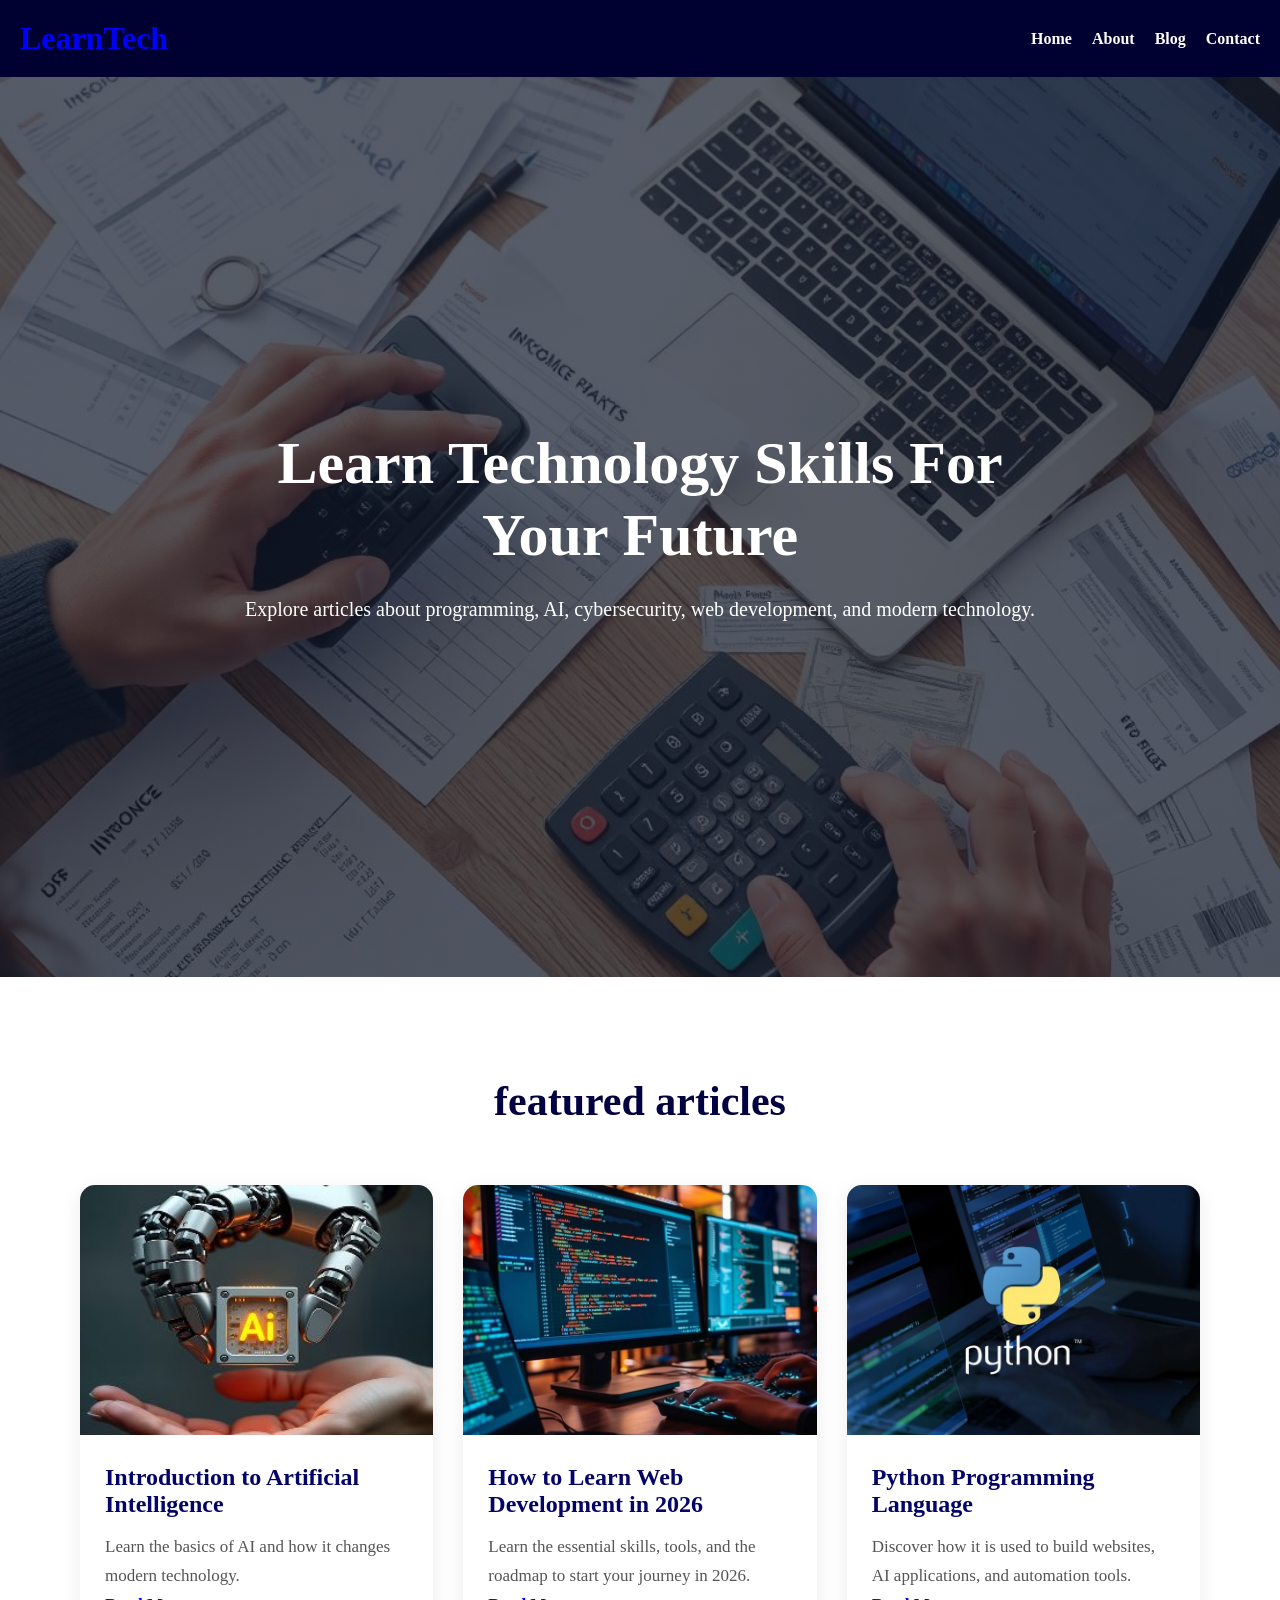
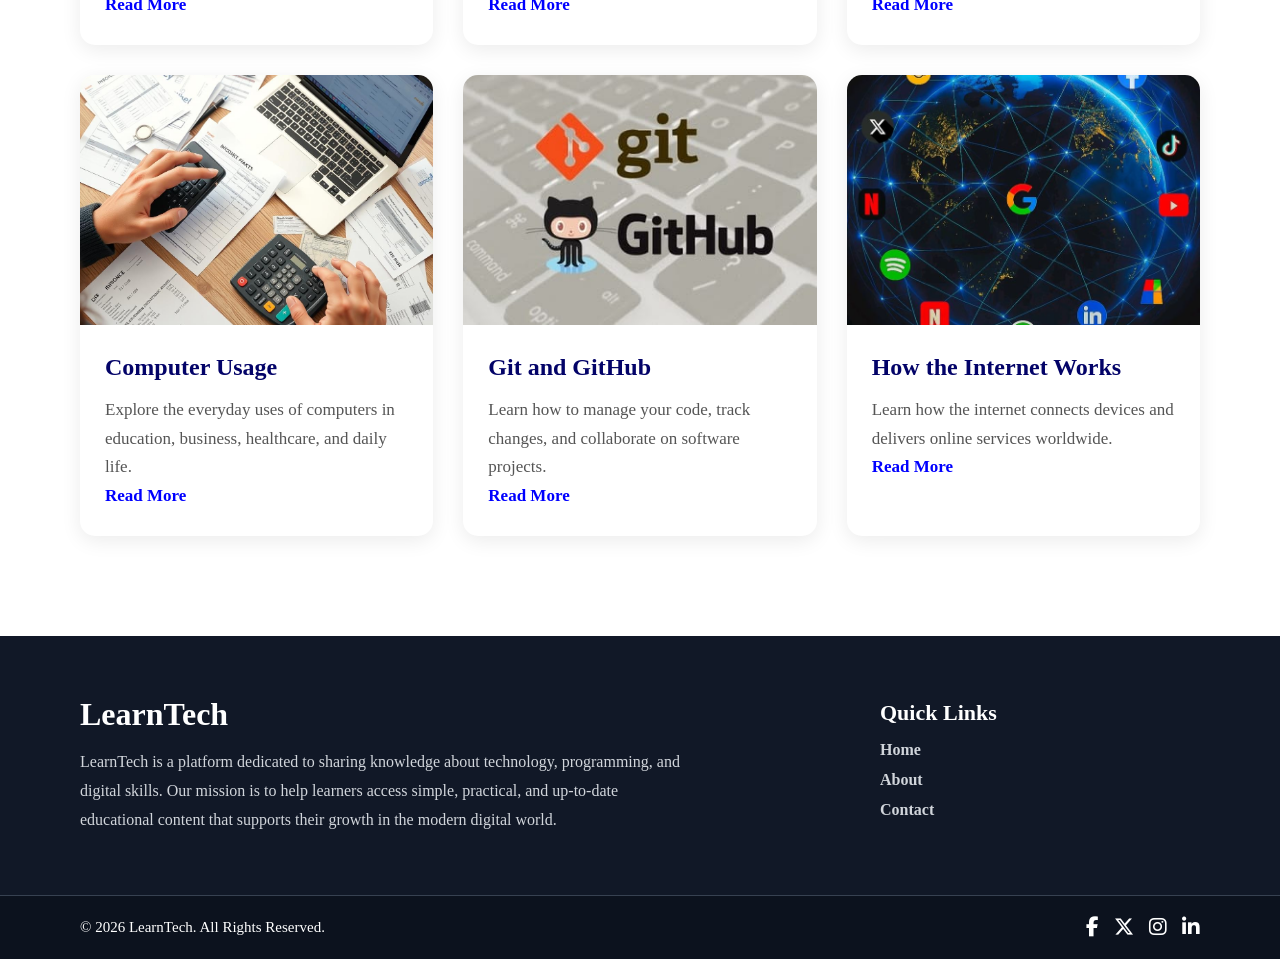
<file: index.html>
<!DOCTYPE html>
<html lang="en">
<head>
    <meta charset="UTF-8">
    <meta name="viewport" content="width=device-width, initial-scale=1.0">
    <title>Home</title>
    <link rel="stylesheet" href="./style.css">
    <link rel="stylesheet" href="https://cdnjs.cloudflare.com/ajax/libs/font-awesome/6.7.2/css/all.min.css">
</head>
<body>

    <header class="header">
        <nav class="nav-bar">
            <div class="logo">
                <h2>LearnTech</h2>
            </div>
            <div class="nav-links">
                <ul>
                    <li><a href="./index.html">Home</a></li>
                    <li><a href="./pages/about.html">About</a></li>
                    <li><a href="./pages/blog.html">Blog</a></li>
                    <li><a href="./pages/contact.html">Contact</a></li>
                </ul>
            </div>
        </nav>
    </header>


    <section class="hero">
        <div class="hero-content">
            <h2>Learn Technology Skills For Your Future</h2>
            <p>Explore articles about programming, AI, cybersecurity, web development, and modern technology.</p>
        </div>
    </section>

    <section class="featured">
        <div class="section-title">
            <h2>featured articles</h2>
        </div>
        <div class="card-container">
            <div class="card">
                <img src="../images/Ai.jpg" alt="Ai">
                <div class="card-content">
                <h3>Introduction to Artificial Intelligence</h3>
                <p>Learn the basics of AI and how it changes modern technology.</p>
                <p><a href="../Articles/into-to-artificial-intelligence.html">Read More</a></p>
                </div>
            </div> 

            <div class="card">
                <img src="../images/programming.jpg" alt="Ai">
                <div class="card-content">
                <h3>How to Learn Web Development in 2026</h3>
                <p>Learn the essential skills, tools, and the roadmap to start your  journey in 2026.</p>
                <p><a href="../Articles/how-to-learn-web-development-in-2026.html">Read More</a></p>
                </div>
            </div>

            <div class="card">
                <img src="../images/python programing language.jpg" alt="Ai">
                <div class="card-content">
                <h3>Python Programming Language</h3>
                <p>Discover how it is used to build websites, AI applications, and automation tools.</p>
                <p><a href="../Articles/python-programming-language.html">Read More</a></p>
                </div>
            </div>

            <div class="card">
                <img src="../images/com usage.jpg" alt="Ai">
                <div class="card-content">
                <h3>Computer Usage</h3>
                <p>Explore the everyday uses of computers in education, business, healthcare, and daily life.</p>
                <p><a href="../Articles/computer-usage.html">Read More</a></p>
                </div>
            </div>

            <div class="card">
                <img src="../images/git-github.jpg" alt="Ai">
                <div class="card-content">
                <h3>Git and GitHub</h3>
                <p>Learn how to manage your code, track changes, and collaborate on software projects.</p>
                <p><a href="../Articles/Git-and-GitHub.html">Read More</a></p>
                </div>
            </div>

            <div class="card">
                <img src="../images/internet.jpg" alt="Ai">
                <div class="card-content">
                <h3>How the Internet Works</h3>
                <p>Learn how the internet connects devices and delivers online services worldwide.</p>
                <p><a href="../Articles/how-internet-works.html">Read More</a></p>
                </div>
            </div>
            
        </div>
    </section>

 <section class="footer">
    <div class="description">
        <h2>LearnTech</h2>
        <p>
            LearnTech is a platform dedicated to sharing knowledge about
            technology, programming, and digital skills. Our mission is to
            help learners access simple, practical, and up-to-date educational
            content that supports their growth in the modern digital world.
        </p>
    </div>

    <div class="quick-links">
        <h3>Quick Links</h3>
        <ul>
            <li><a href="./index.html">Home</a></li>
            <li><a href="./pages/about.html">About</a></li>
            <li><a href="./pages/contact.html">Contact</a></li>
        </ul>
    </div>
</section>

<div class="footer-bottom">
    <p>© 2026 LearnTech. All Rights Reserved.</p>

    <div class="social-icons">
        <a href="https://www.facebook.com/share/1Cf3Up475o/"><i class="fa-brands fa-facebook-f"></i></a>
        <a href="https://x.com/AxmedXasan73296"><i class="fa-brands fa-x-twitter"></i></a>
        <a href="https://www.instagram.com/ahmedhassan.ali.33886?igsh=MXI5eDBrMzh6ZTVkNg=="><i class="fa-brands fa-instagram"></i></a>
        <a href="https://www.linkedin.com/in/axmed-xasan-296719392?utm_source=share_via&utm_content=profile&utm_medium=member_android"><i class="fa-brands fa-linkedin-in"></i></a>
    </div>
</div>

</body>
</html>
</file>
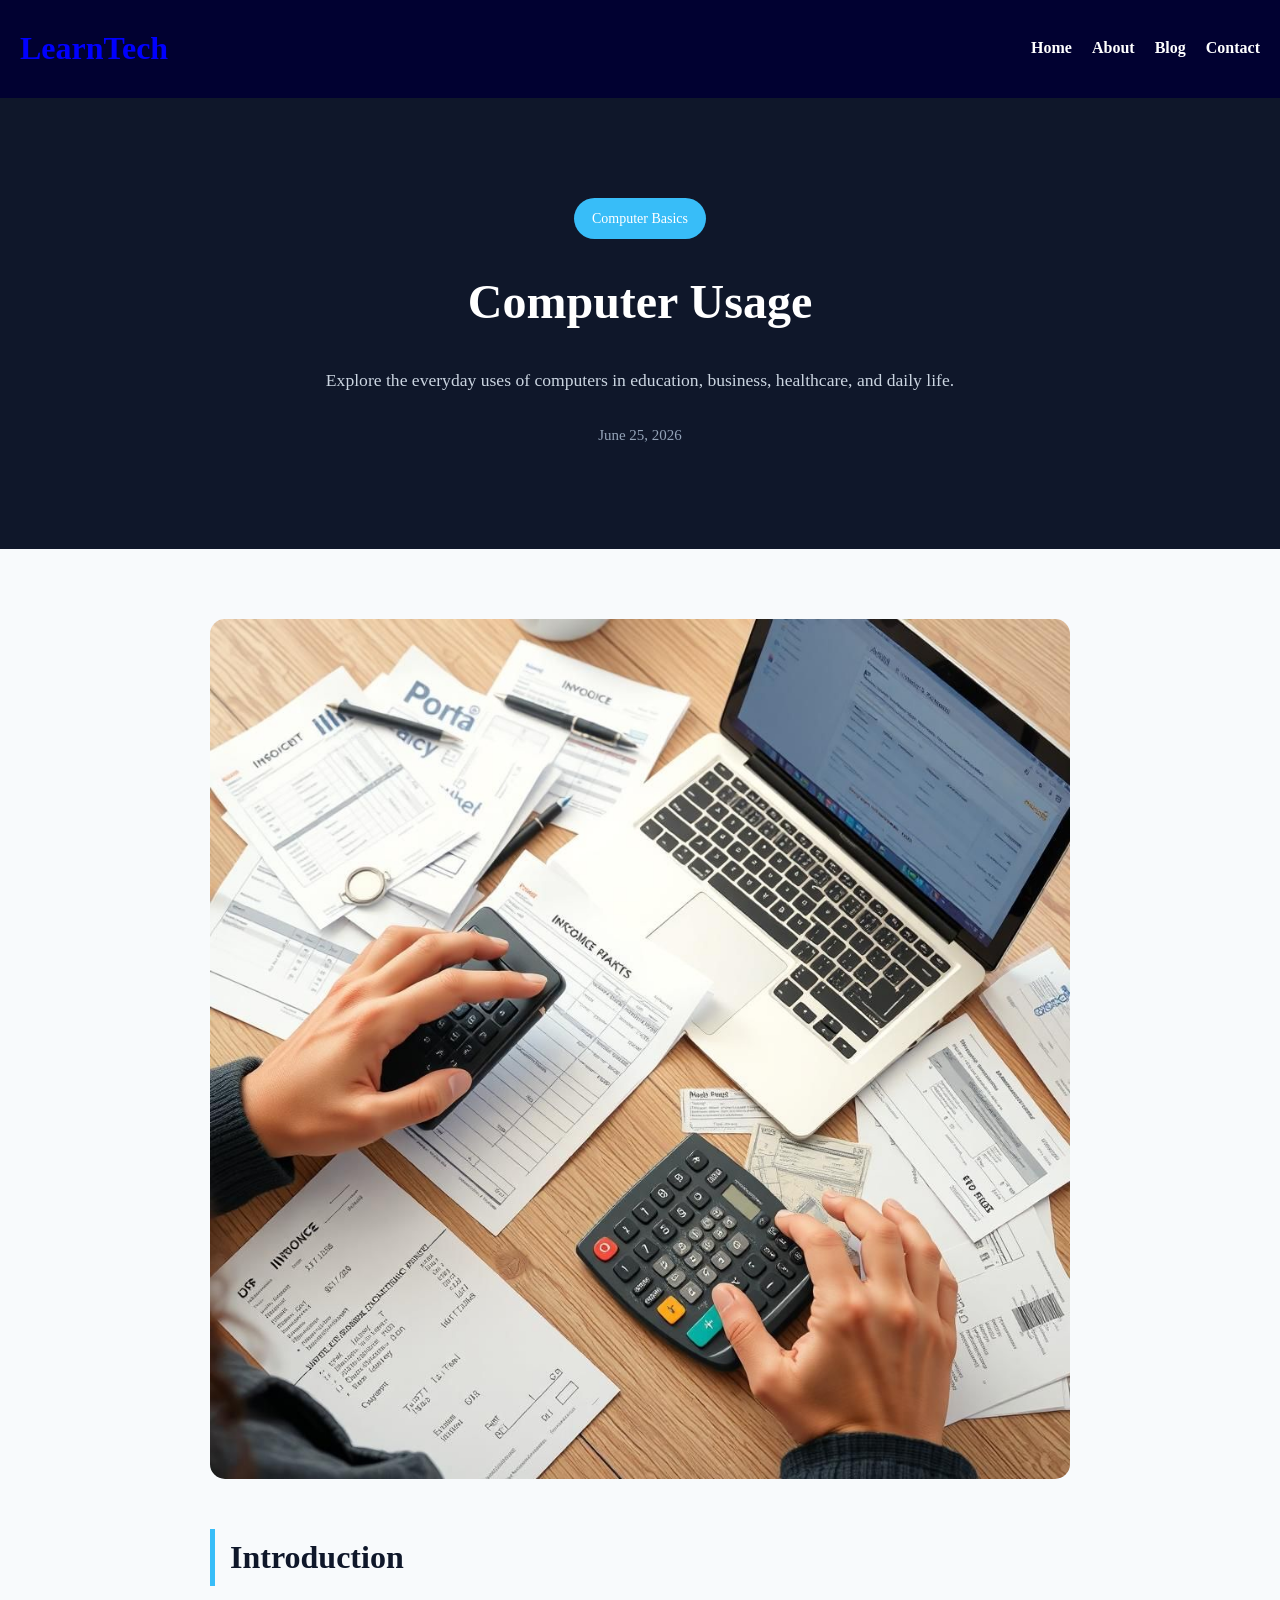
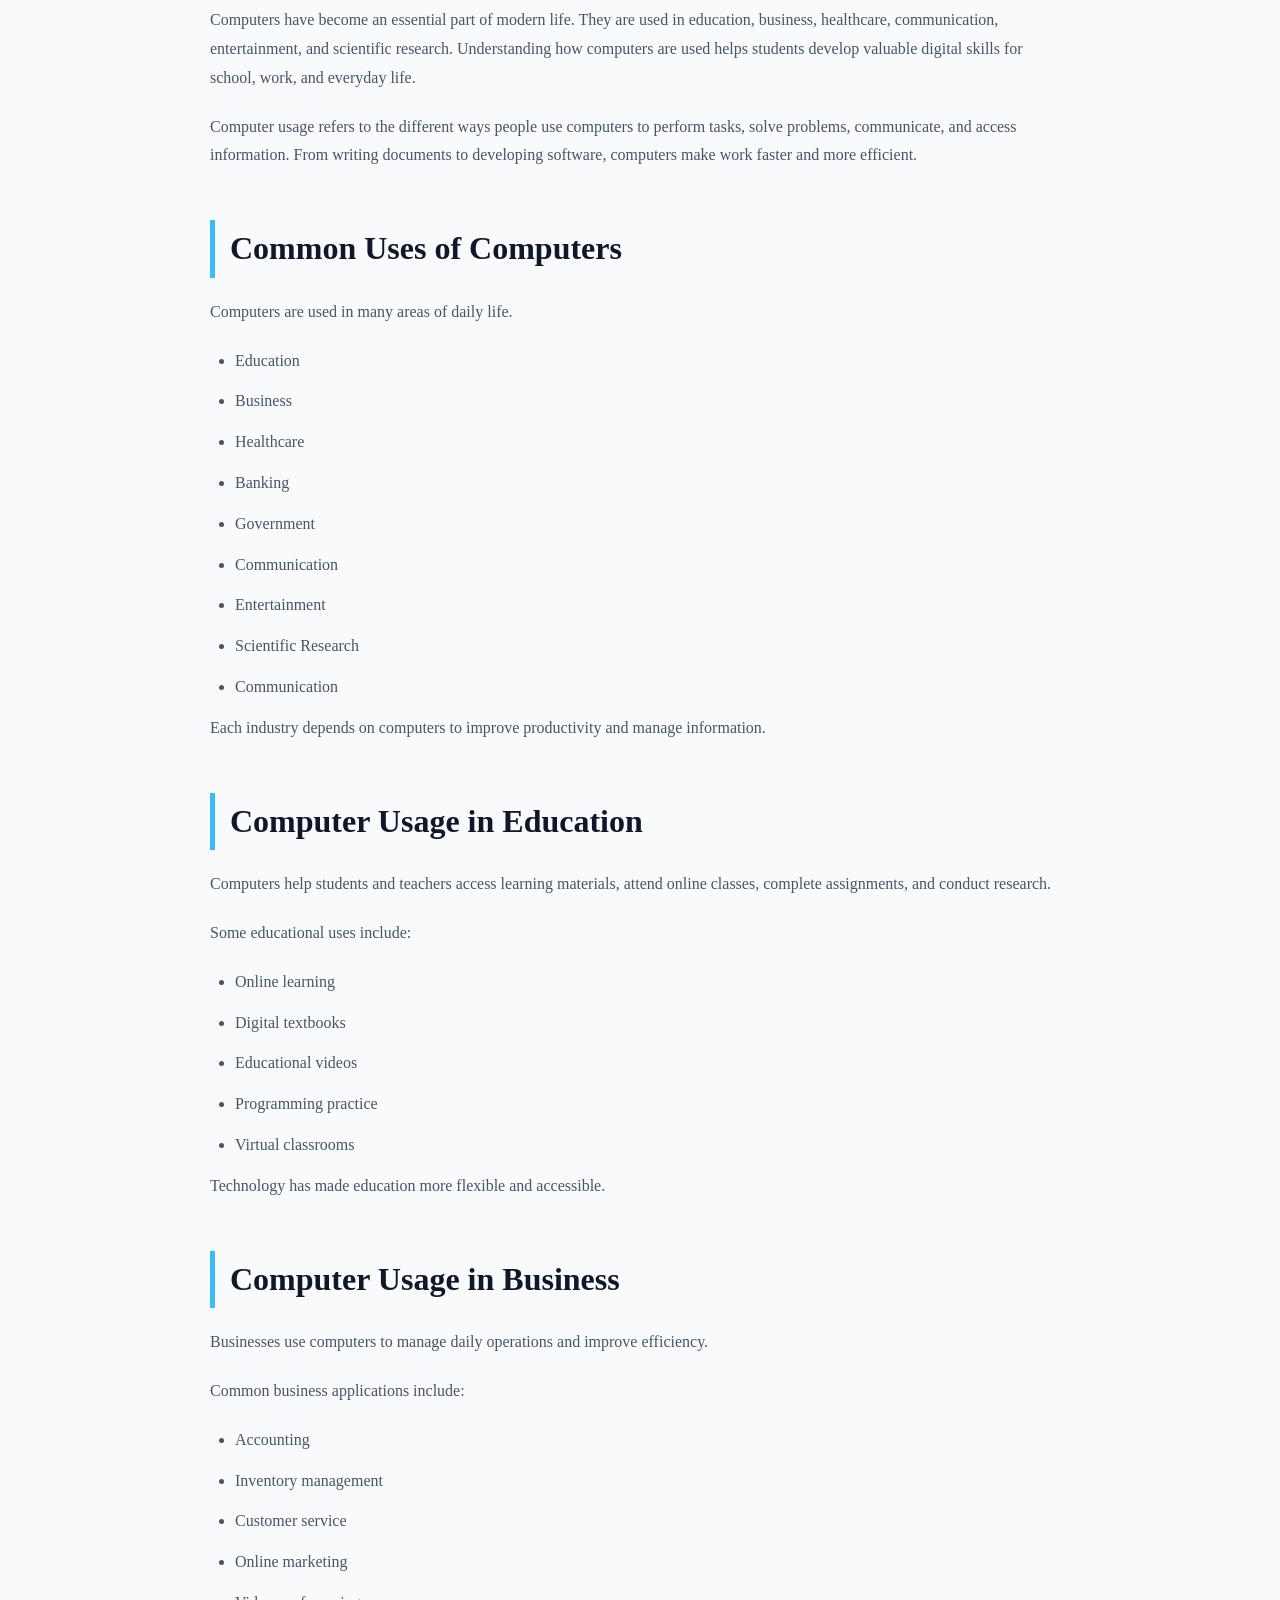
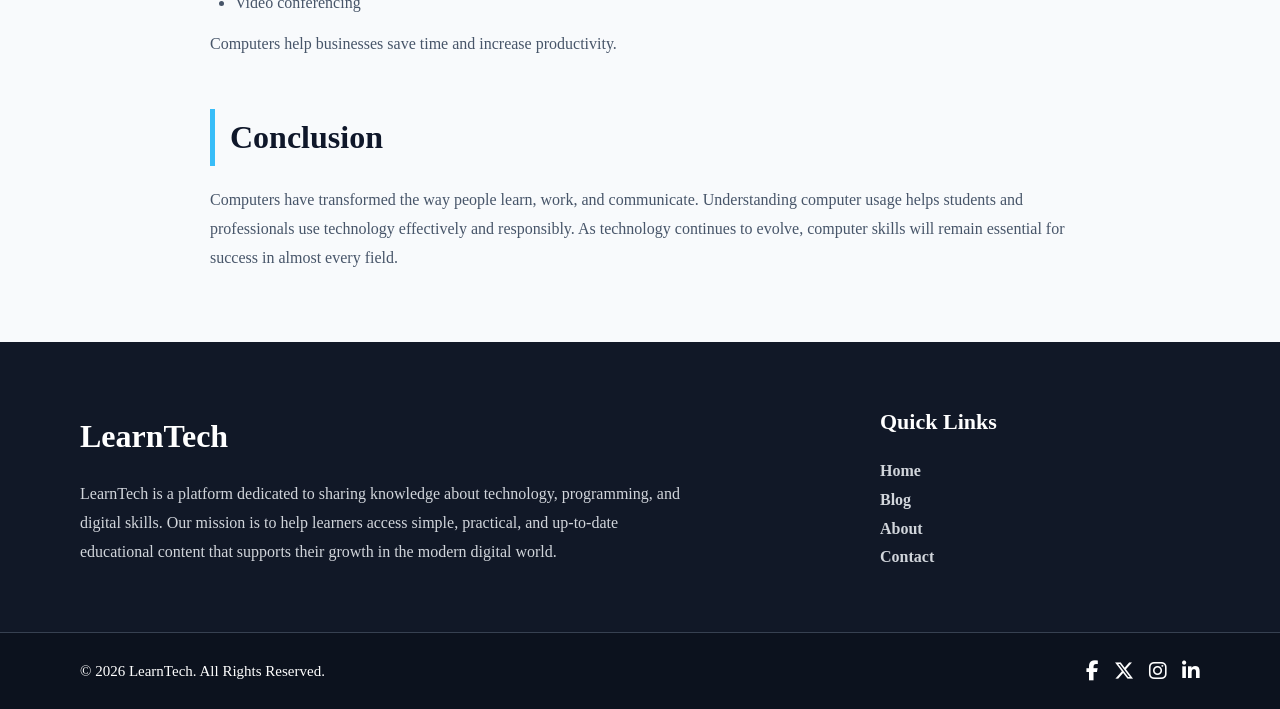
<file: Articles/computer-usage.html>
<!DOCTYPE html>
<html lang="en">
<head>

    <meta charset="UTF-8">
    <meta name="viewport" content="width=device-width, initial-scale=1.0">

    <title>Computer Usage | LearnTech</title>

    <link rel="stylesheet" href="./articles.css">
    <link rel="stylesheet" href="https://cdnjs.cloudflare.com/ajax/libs/font-awesome/6.7.2/css/all.min.css">
</head>

<body>

    <!-- Navbar -->

    <header class="header">
        <nav class="nav-bar">
            <div class="logo">
                <h2>LearnTech</h2>
            </div>
            <div class="nav-links">
                <ul>
                    <li><a href="../index.html">Home</a></li>
                    <li><a href="../pages/about.html">About</a></li>
                    <li><a href="../pages/blog.html">Blog</a></li>
                    <li><a href="../pages/contact.html">Contact</a></li>
                </ul>
            </div>
        </nav>
    </header>

    <!-- Hero -->

    <section class="hero">

        <div class="hero-content">

            <span class="category">Computer Basics</span>

            <h1>Computer Usage</h1>

            <p>
Explore the everyday uses of computers in education, business, healthcare, and daily life.             </p>

            <div class="article-meta">

                <span>June 25, 2026</span>

                <!-- <span>8 min read</span> -->

            </div>

        </div>

    </section>


    <!-- Main Article -->

    <main class="article">

        <img src="../images/com usage.jpg" alt="Artificial Intelligence">

        <section>

            <h2>Introduction</h2>

            <p>
Computers have become an essential part of modern life. They are used in education, business, healthcare, communication, entertainment, and scientific research. Understanding how computers are used helps students develop valuable digital skills for school, work, and everyday life.            <p>
Computer usage refers to the different ways people use computers to perform tasks, solve problems, communicate, and access information. From writing documents to developing software, computers make work faster and more efficient.
        </section>


        <section>

            <h2>Common Uses of Computers</h2>
            <p>Computers are used in many areas of daily life.</p>

            <ul>

                <li>Education</li>

                <li>Business</li>

                <li>Healthcare</li>

                <li>Banking</li>

                <li>Government</li>

                <li>Communication</li>

                <li>Entertainment</li>

                <li>Scientific Research</li>

                <li>Communication</li>

            </ul>
            <p>Each industry depends on computers to improve productivity and manage information.</p>

        </section>


        <section>

            <h2>Computer Usage in Education</h2>

            <p>
Computers help students and teachers access learning materials, attend online classes, complete assignments, and conduct research.            
            </p>
            <p>
                Some educational uses include:
            </p>

            <ul>

                <li>Online learning</li>

                <li>Digital textbooks</li>

                <li>Educational videos</li>

                <li>Programming practice</li>

                <li>Virtual classrooms</li>

            </ul>

            <p>
Technology has made education more flexible and accessible.            </p>

        </section>

        <section>

            <h2>Computer Usage in Business</h2>

            <p>
Businesses use computers to manage daily operations and improve efficiency.        
            </p>
            <p>
                Common business applications include:
            </p>

            <ul>

                <li>Accounting</li>

                <li>Inventory management</li>

                <li>Customer service</li>

                <li>Online marketing</li>

                <li>Video conferencing</li>

            </ul>

            <p>
               Computers help businesses save time and increase productivity.
            </p>

        </section>


        <section>

            <h2>Conclusion</h2>

            <p>
                Computers have transformed the way people learn, work, and communicate. Understanding computer usage helps students and professionals use technology effectively and responsibly. As technology continues to evolve, computer skills will remain essential for success in almost every field.
            </p>

        </section>

    </main>


    <!-- Footer -->

    <section class="footer">
    <div class="description">
        <h2>LearnTech</h2>
        <p>
            LearnTech is a platform dedicated to sharing knowledge about
            technology, programming, and digital skills. Our mission is to
            help learners access simple, practical, and up-to-date educational
            content that supports their growth in the modern digital world.
        </p>
    </div>

    <div class="quick-links">
        <h3>Quick Links</h3>
        <ul>
            <li><a href="../index.html">Home</a></li>
            <li><a href="../pages/blog.html">Blog</a></li>
            <li><a href="../pages/about.html">About</a></li>
            <li><a href="../pages/contact.html">Contact</a></li>
        </ul>
    </div>
</section>

<div class="footer-bottom">
    <p>© 2026 LearnTech. All Rights Reserved.</p>
    <div class="social-icons">
        <a href="https://www.facebook.com/share/1Cf3Up475o/"><i class="fa-brands fa-facebook-f"></i></a>
        <a href="https://x.com/AxmedXasan73296"><i class="fa-brands fa-x-twitter"></i></a>
        <a href="https://www.instagram.com/ahmedhassan.ali.33886?igsh=MXI5eDBrMzh6ZTVkNg=="><i class="fa-brands fa-instagram"></i></a>
        <a href="https://www.linkedin.com/in/axmed-xasan-296719392?utm_source=share_via&utm_content=profile&utm_medium=member_android"><i class="fa-brands fa-linkedin-in"></i></a>
    </div>
</div>


</body>
</html>
</file>
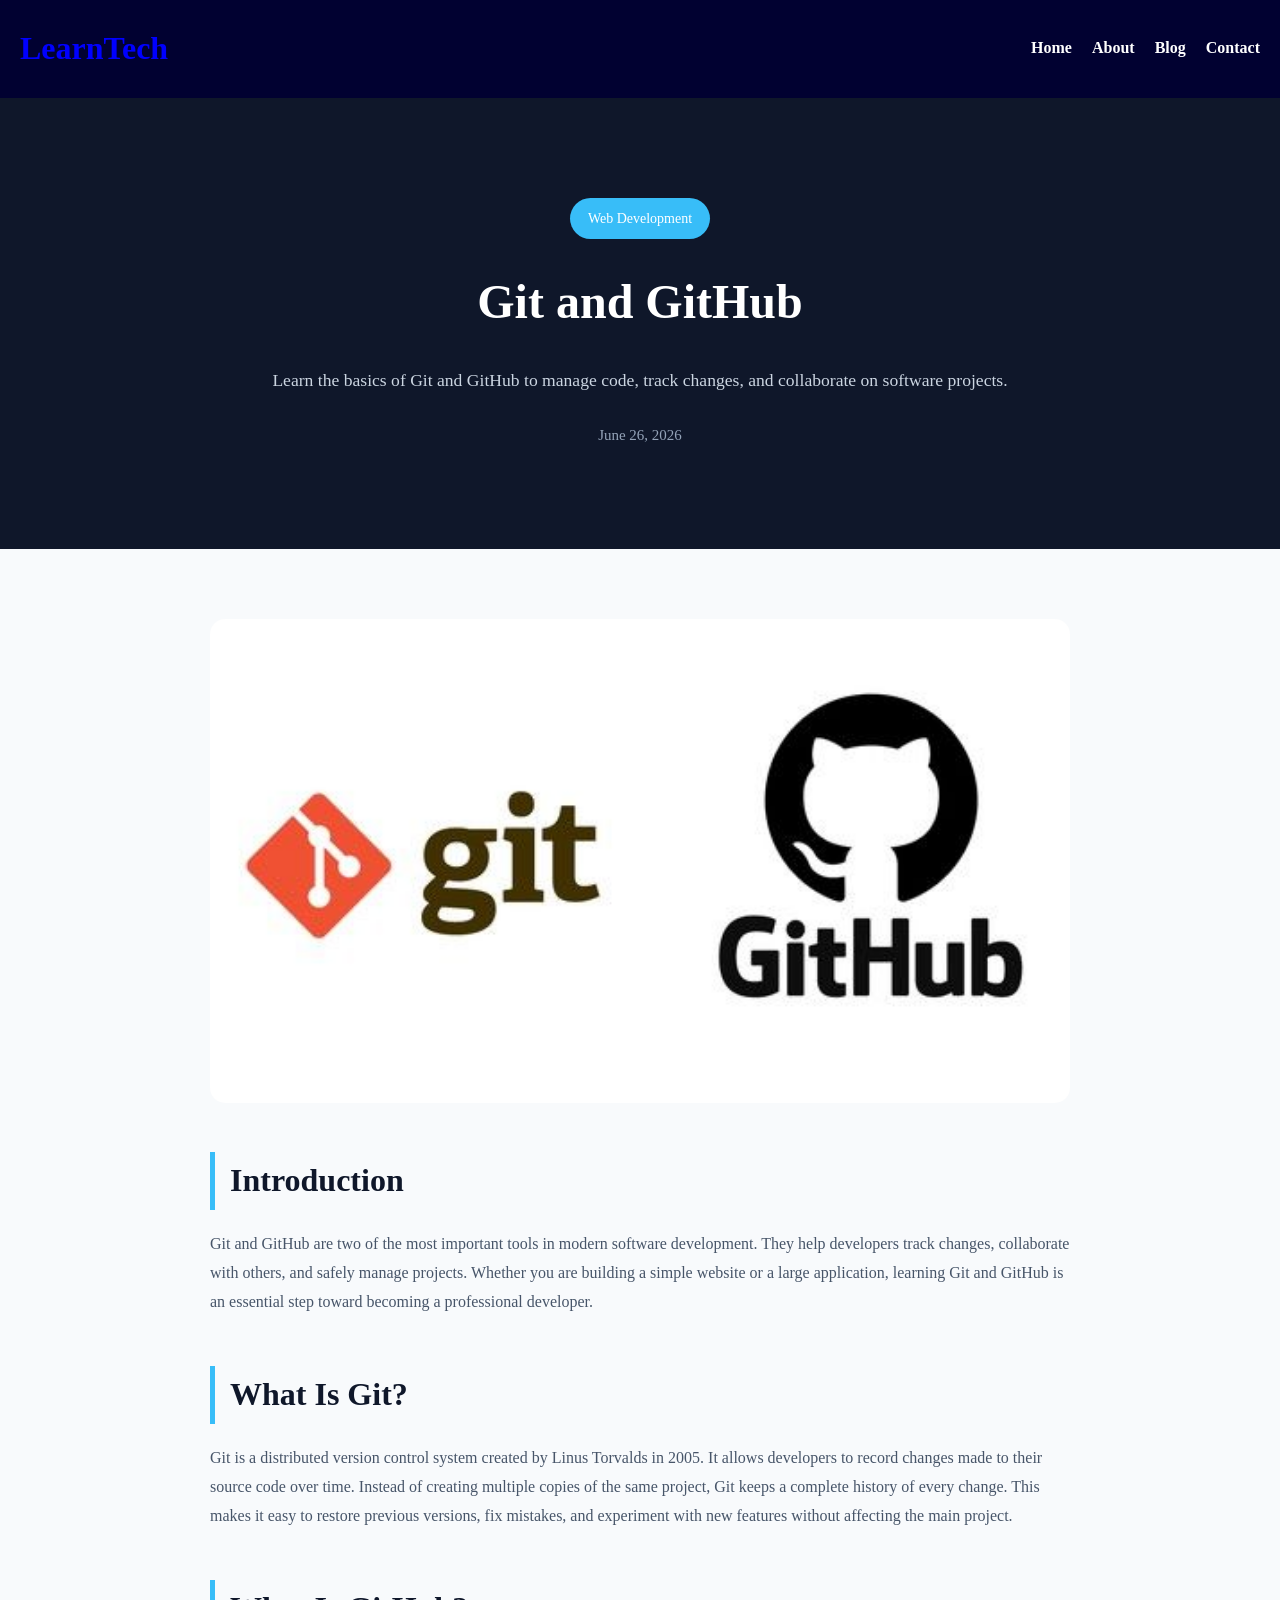
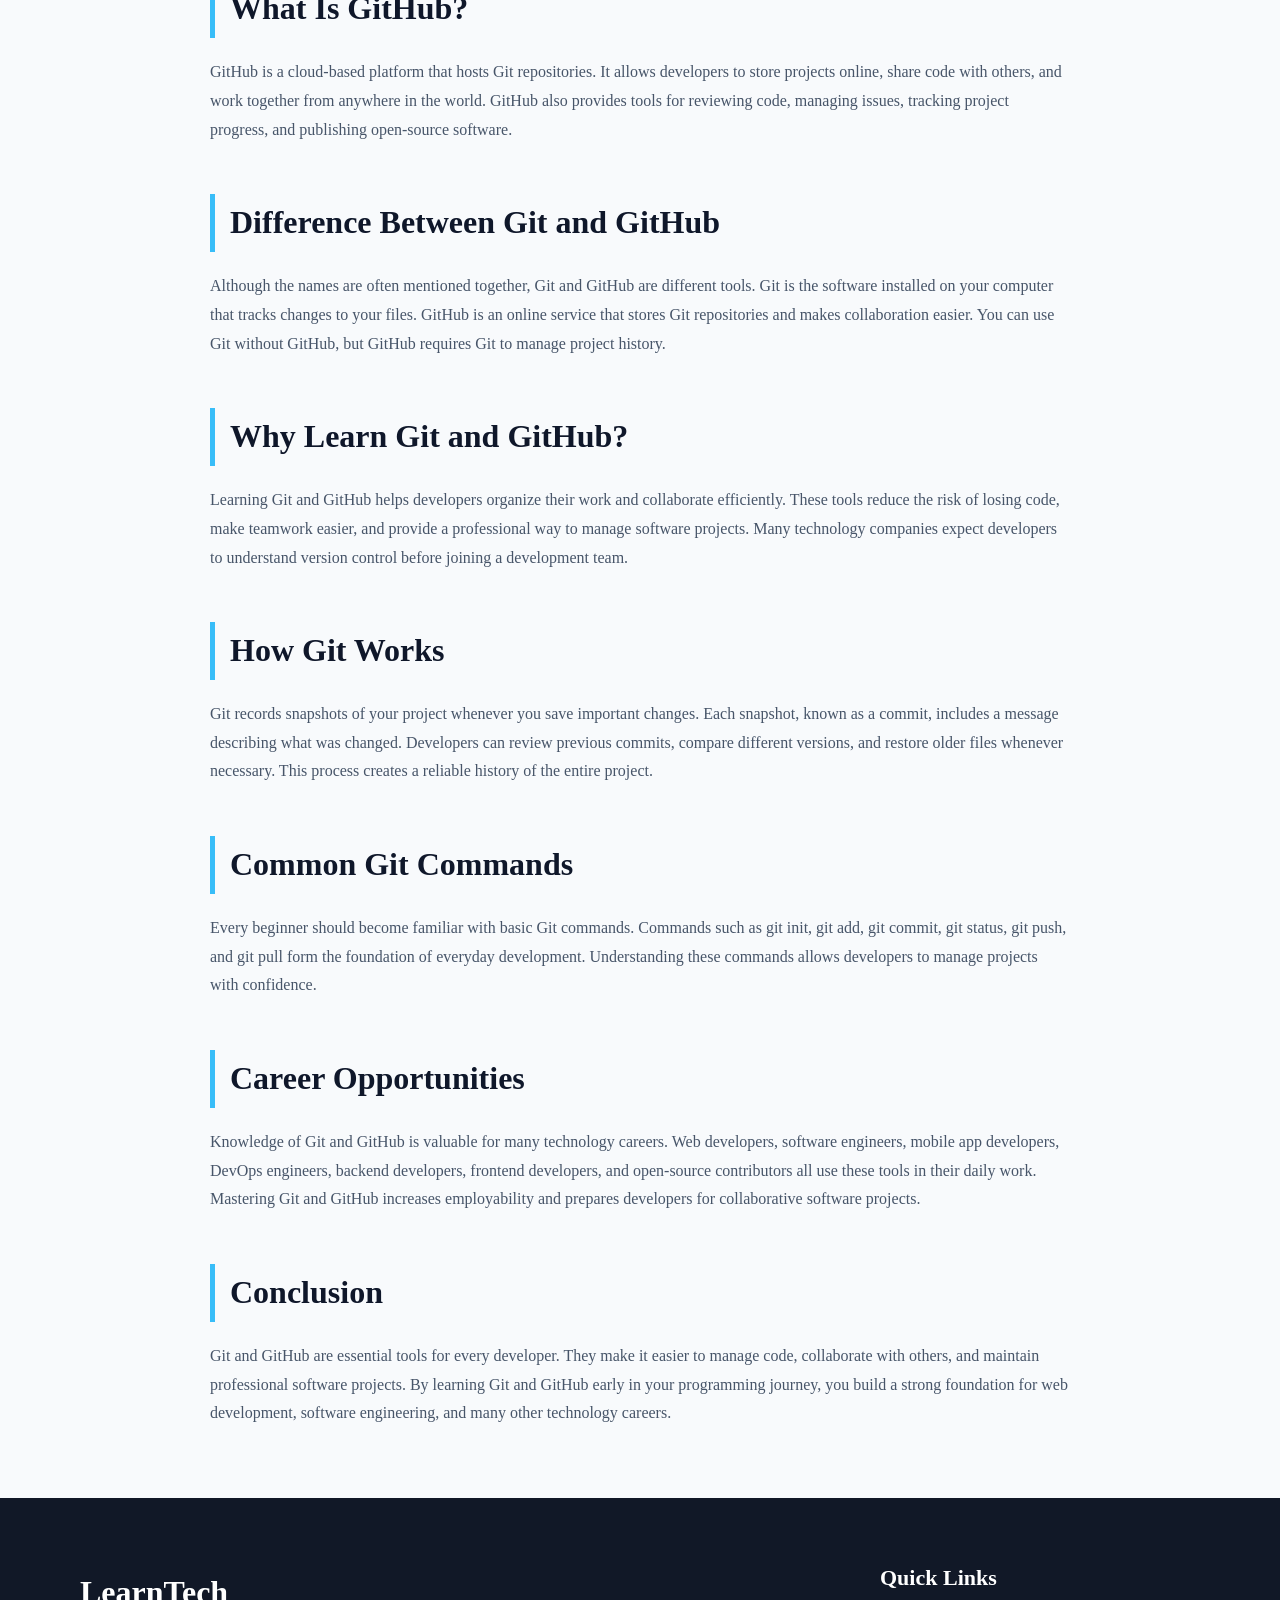
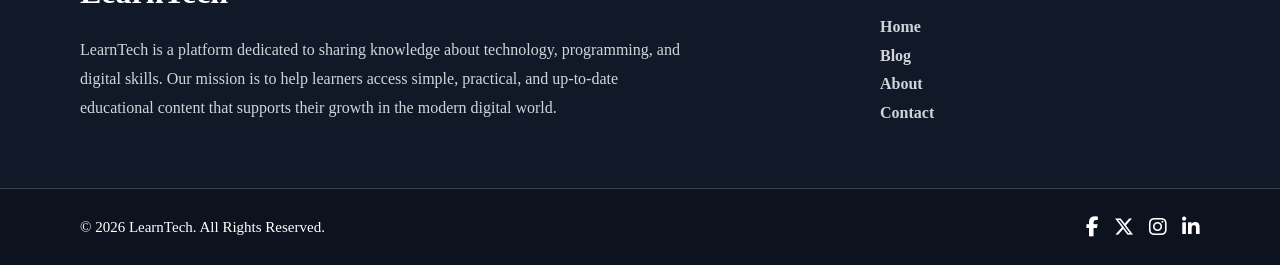
<file: Articles/Git-and-GitHub.html>
<!DOCTYPE html>
<html lang="en">
<head>

    <meta charset="UTF-8">
    <meta name="viewport" content="width=device-width, initial-scale=1.0">

    <title>Git and GitHub | LearnTech</title>

    <link rel="stylesheet" href="./articles.css">
    <link rel="stylesheet" href="https://cdnjs.cloudflare.com/ajax/libs/font-awesome/6.7.2/css/all.min.css">
</head>

<body>

    <!-- Navbar -->

    <header class="header">
        <nav class="nav-bar">
            <div class="logo">
                <h2>LearnTech</h2>
            </div>
            <div class="nav-links">
                <ul>
                    <li><a href="../index.html">Home</a></li>
                    <li><a href="../pages/about.html">About</a></li>
                    <li><a href="../pages/blog.html">Blog</a></li>
                    <li><a href="../pages/contact.html">Contact</a></li>
                </ul>
            </div>
        </nav>
    </header>

    <!-- Hero -->

    <section class="hero">

        <div class="hero-content">

            <span class="category">Web Development</span>

            <h1>Git and GitHub</h1>

            <p>
                Learn the basics of Git and GitHub to manage code, track changes, and collaborate on software projects.
            </p>

            <div class="article-meta">

                <span>June 26, 2026</span>

                <!-- <span>8 min read</span> -->

            </div>

        </div>

    </section>


    <!-- Main Article -->

    <main class="article">

        <img src="../images/Git and GitHub.jpg" alt="Artificial Intelligence">

        <section>

            <h2>Introduction</h2>
            <p>Git and GitHub are two of the most important tools in modern software development. They help developers track changes, collaborate with others, and safely manage projects. Whether you are building a simple website or a large application, learning Git and GitHub is an essential step toward becoming a professional developer.</p>

        </section>

        <section>

            <h2>What Is Git?</h2>
            <p>Git is a distributed version control system created by Linus Torvalds in 2005. It allows developers to record changes made to their source code over time. Instead of creating multiple copies of the same project, Git keeps a complete history of every change. This makes it easy to restore previous versions, fix mistakes, and experiment with new features without affecting the main project.</p>

        </section>

        <section> 
          <h2>
            What Is GitHub?
          </h2>
           <p> 
GitHub is a cloud-based platform that hosts Git repositories. It allows developers to store projects online, share code with others, and work together from anywhere in the world. GitHub also provides tools for reviewing code, managing issues, tracking project progress, and publishing open-source software.          </p> 
          </section> 

        <section>

            <h2>Difference Between Git and GitHub</h2>
            <p>
Although the names are often mentioned together, Git and GitHub are different tools. Git is the software installed on your computer that tracks changes to your files. GitHub is an online service that stores Git repositories and makes collaboration easier. You can use Git without GitHub, but GitHub requires Git to manage project history.            </p>

        </section>

        <section>

            <h2>Why Learn Git and GitHub?</h2>
            <p>
            Learning Git and GitHub helps developers organize their work and collaborate efficiently. These tools reduce the risk of losing code, make teamwork easier, and provide a professional way to manage software projects. Many technology companies expect developers to understand version control before joining a development team.            </p>

        </section>

        <section>

            <h2>How Git Works</h2>
            <p>
            Git records snapshots of your project whenever you save important changes. Each snapshot, known as a commit, includes a message describing what was changed. Developers can review previous commits, compare different versions, and restore older files whenever necessary. This process creates a reliable history of the entire project.            </p>

        </section>

        <section>

            <h2>Common Git Commands</h2>
            <p>
            Every beginner should become familiar with basic Git commands. Commands such as git init, git add, git commit, git status, git push, and git pull form the foundation of everyday development. Understanding these commands allows developers to manage projects with confidence.            </p>

        </section>

        <section>

            <h2>Career Opportunities</h2>
            <p>
            Knowledge of Git and GitHub is valuable for many technology careers. Web developers, software engineers, mobile app developers, DevOps engineers, backend developers, frontend developers, and open-source contributors all use these tools in their daily work. Mastering Git and GitHub increases employability and prepares developers for collaborative software projects.              </p>

        </section>

        <section>

            <h2>Conclusion</h2>
            <p>
Git and GitHub are essential tools for every developer. They make it easier to manage code, collaborate with others, and maintain professional software projects. By learning Git and GitHub early in your programming journey, you build a strong foundation for web development, software engineering, and many other technology careers.            </p>

        </section>
          
          
    </main>


    <!-- Footer -->

    <section class="footer">
    <div class="description">
        <h2>LearnTech</h2>
        <p>
            LearnTech is a platform dedicated to sharing knowledge about
            technology, programming, and digital skills. Our mission is to
            help learners access simple, practical, and up-to-date educational
            content that supports their growth in the modern digital world.
        </p>
    </div>

    <div class="quick-links">
        <h3>Quick Links</h3>
        <ul>
            <li><a href="../index.html">Home</a></li>
            <li><a href="../pages/blog.html">Blog</a></li>
            <li><a href="../pages/about.html">About</a></li>
            <li><a href="../pages/contact.html">Contact</a></li>
        </ul>
    </div>
</section>

<div class="footer-bottom">
    <p>© 2026 LearnTech. All Rights Reserved.</p>
    <div class="social-icons">
        <a href="https://www.facebook.com/share/1Cf3Up475o/"><i class="fa-brands fa-facebook-f"></i></a>
        <a href="https://x.com/AxmedXasan73296"><i class="fa-brands fa-x-twitter"></i></a>
        <a href="https://www.instagram.com/ahmedhassan.ali.33886?igsh=MXI5eDBrMzh6ZTVkNg=="><i class="fa-brands fa-instagram"></i></a>
        <a href="https://www.linkedin.com/in/axmed-xasan-296719392?utm_source=share_via&utm_content=profile&utm_medium=member_android"><i class="fa-brands fa-linkedin-in"></i></a>
    </div>
</div>


</body>
</html>
</file>
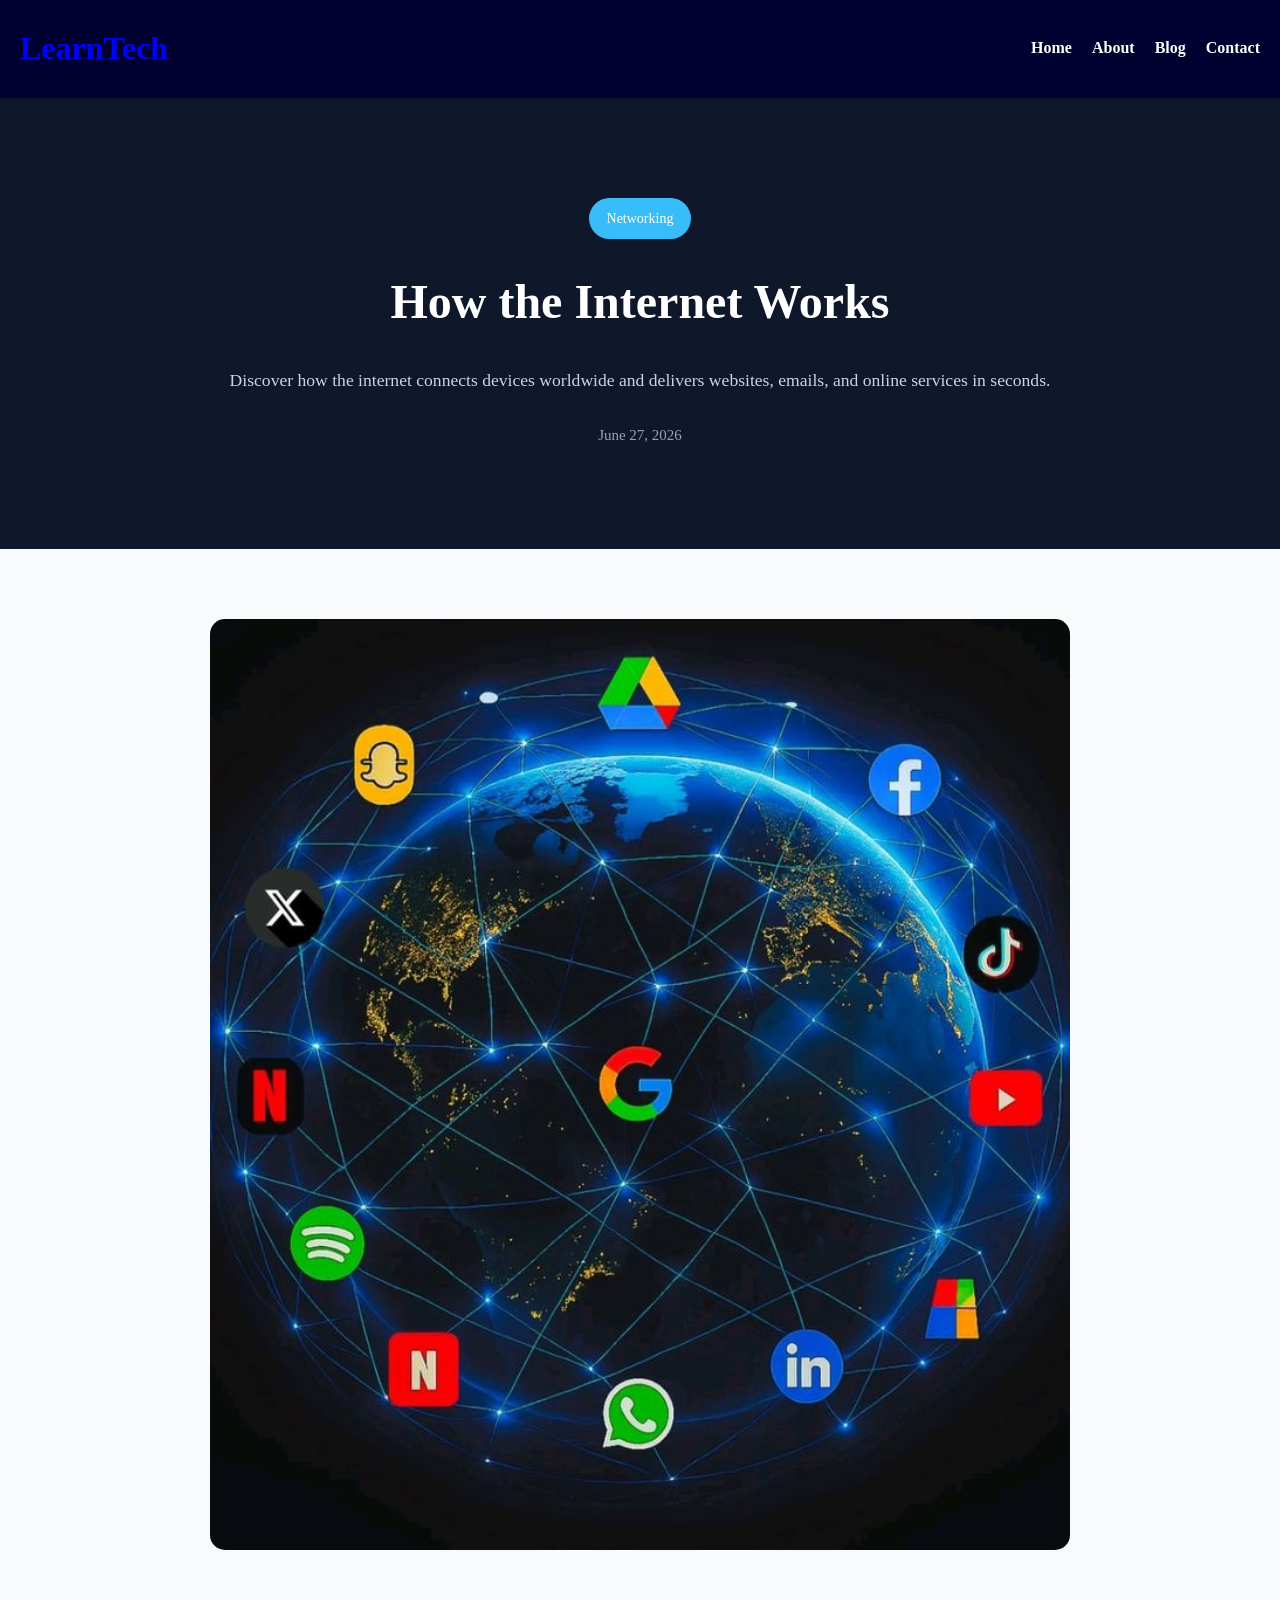
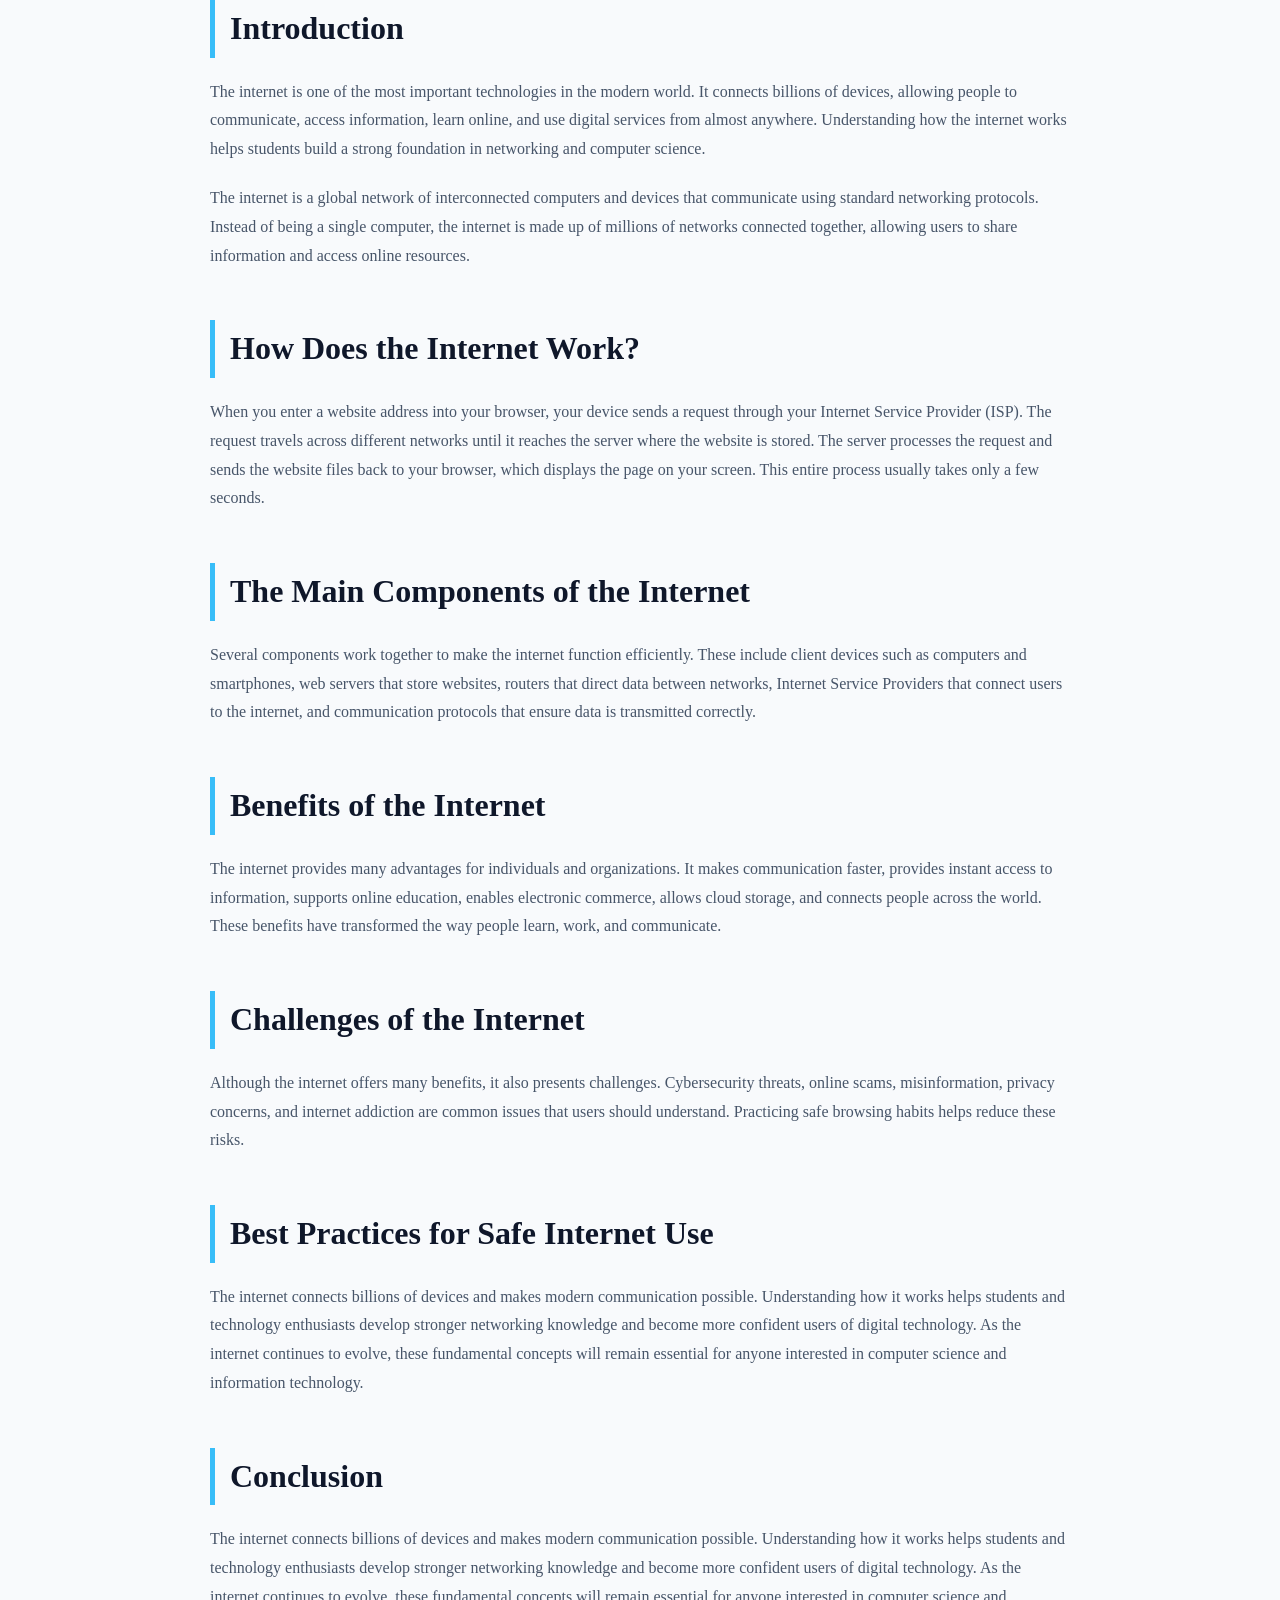
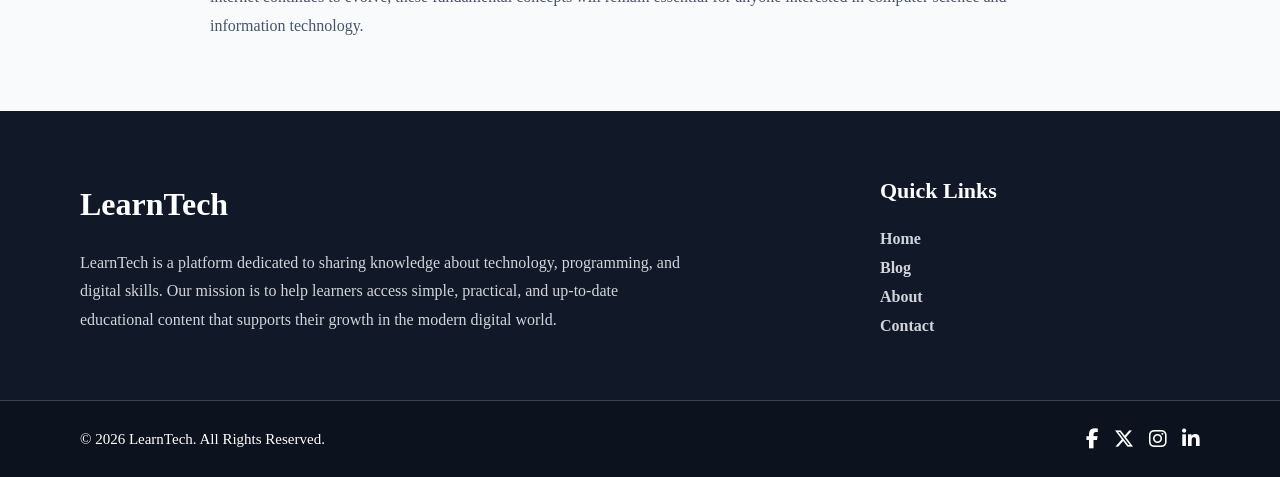
<file: Articles/how-internet-works.html>
<!DOCTYPE html>
<html lang="en">
<head>

    <meta charset="UTF-8">
    <meta name="viewport" content="width=device-width, initial-scale=1.0">

    <title>How the Internet Works | LearnTech</title>

    <link rel="stylesheet" href="./articles.css">
    <link rel="stylesheet" href="https://cdnjs.cloudflare.com/ajax/libs/font-awesome/6.7.2/css/all.min.css">
</head>

<body>

    <!-- Navbar -->

    <header class="header">
        <nav class="nav-bar">
            <div class="logo">
                <h2>LearnTech</h2>
            </div>
            <div class="nav-links">
                <ul>
                    <li><a href="../index.html">Home</a></li>
                    <li><a href="../pages/about.html">About</a></li>
                    <li><a href="../pages/blog.html">Blog</a></li>
                    <li><a href="../pages/contact.html">Contact</a></li>
                </ul>
            </div>
        </nav>
    </header>

    <!-- Hero -->

    <section class="hero">

        <div class="hero-content">

            <span class="category">Networking</span>

            <h1>How the Internet Works</h1>

            <p>
Discover how the internet connects devices worldwide and delivers websites, emails, and online services in seconds.            </p>

            <div class="article-meta">

                <span>June 27, 2026</span>

                <!-- <span>8 min read</span> -->

            </div>

        </div>

    </section>


    <!-- Main Article -->

    <main class="article">

        <img src="../images/internet.jpg" alt="Artificial Intelligence">

        <section>

            <h2>Introduction</h2>
            <p>
The internet is one of the most important technologies in the modern world. It connects billions of devices, allowing people to communicate, access information, learn online, and use digital services from almost anywhere. Understanding how the internet works helps students build a strong foundation in networking and computer science.   
           </p>
           <p>
The internet is a global network of interconnected computers and devices that communicate using standard networking protocols. Instead of being a single computer, the internet is made up of millions of networks connected together, allowing users to share information and access online resources.            </p>


        </section>


        <section> 
          <h2>
            How Does the Internet Work?
          </h2>
           <p> 
When you enter a website address into your browser, your device sends a request through your Internet Service Provider (ISP). The request travels across different networks until it reaches the server where the website is stored. The server processes the request and sends the website files back to your browser, which displays the page on your screen. This entire process usually takes only a few seconds.         </p> 
          </section> 

        <section>

            <h2>The Main Components of the Internet</h2>
            <p>
Several components work together to make the internet function efficiently. These include client devices such as computers and smartphones, web servers that store websites, routers that direct data between networks, Internet Service Providers that connect users to the internet, and communication protocols that ensure data is transmitted correctly.            </p>

        </section>

        <section>

            <h2>Benefits of the Internet</h2>
            <p>
The internet provides many advantages for individuals and organizations. It makes communication faster, provides instant access to information, supports online education, enables electronic commerce, allows cloud storage, and connects people across the world. These benefits have transformed the way people learn, work, and communicate.            </p>

        </section>

        <section>

            <h2>Challenges of the Internet</h2>
            <p>
Although the internet offers many benefits, it also presents challenges. Cybersecurity threats, online scams, misinformation, privacy concerns, and internet addiction are common issues that users should understand. Practicing safe browsing habits helps reduce these risks.           </p>

        </section>

        <section>

            <h2>Best Practices for Safe Internet Use</h2>
            <p>
The internet connects billions of devices and makes modern communication possible. Understanding how it works helps students and technology enthusiasts develop stronger networking knowledge and become more confident users of digital technology. As the internet continues to evolve, these fundamental concepts will remain essential for anyone interested in computer science and information technology.            </p>

        </section>

        

        <section>

            <h2>Conclusion</h2>
            <p>
The internet connects billions of devices and makes modern communication possible. Understanding how it works helps students and technology enthusiasts develop stronger networking knowledge and become more confident users of digital technology. As the internet continues to evolve, these fundamental concepts will remain essential for anyone interested in computer science and information technology.         </p>

        </section>
          
          
    </main>


    <!-- Footer -->

    <section class="footer">
    <div class="description">
        <h2>LearnTech</h2>
        <p>
            LearnTech is a platform dedicated to sharing knowledge about
            technology, programming, and digital skills. Our mission is to
            help learners access simple, practical, and up-to-date educational
            content that supports their growth in the modern digital world.
        </p>
    </div>

    <div class="quick-links">
        <h3>Quick Links</h3>
        <ul>
            <li><a href="../index.html">Home</a></li>
            <li><a href="../pages/blog.html">Blog</a></li>
            <li><a href="../pages/about.html">About</a></li>
            <li><a href="../pages/contact.html">Contact</a></li>
        </ul>
    </div>
</section>

<div class="footer-bottom">
    <p>© 2026 LearnTech. All Rights Reserved.</p>
    <div class="social-icons">
        <a href="https://www.facebook.com/share/1Cf3Up475o/"><i class="fa-brands fa-facebook-f"></i></a>
        <a href="https://x.com/AxmedXasan73296"><i class="fa-brands fa-x-twitter"></i></a>
        <a href="https://www.instagram.com/ahmedhassan.ali.33886?igsh=MXI5eDBrMzh6ZTVkNg=="><i class="fa-brands fa-instagram"></i></a>
        <a href="https://www.linkedin.com/in/axmed-xasan-296719392?utm_source=share_via&utm_content=profile&utm_medium=member_android"><i class="fa-brands fa-linkedin-in"></i></a>
    </div>
</div>


</body>
</html>
</file>
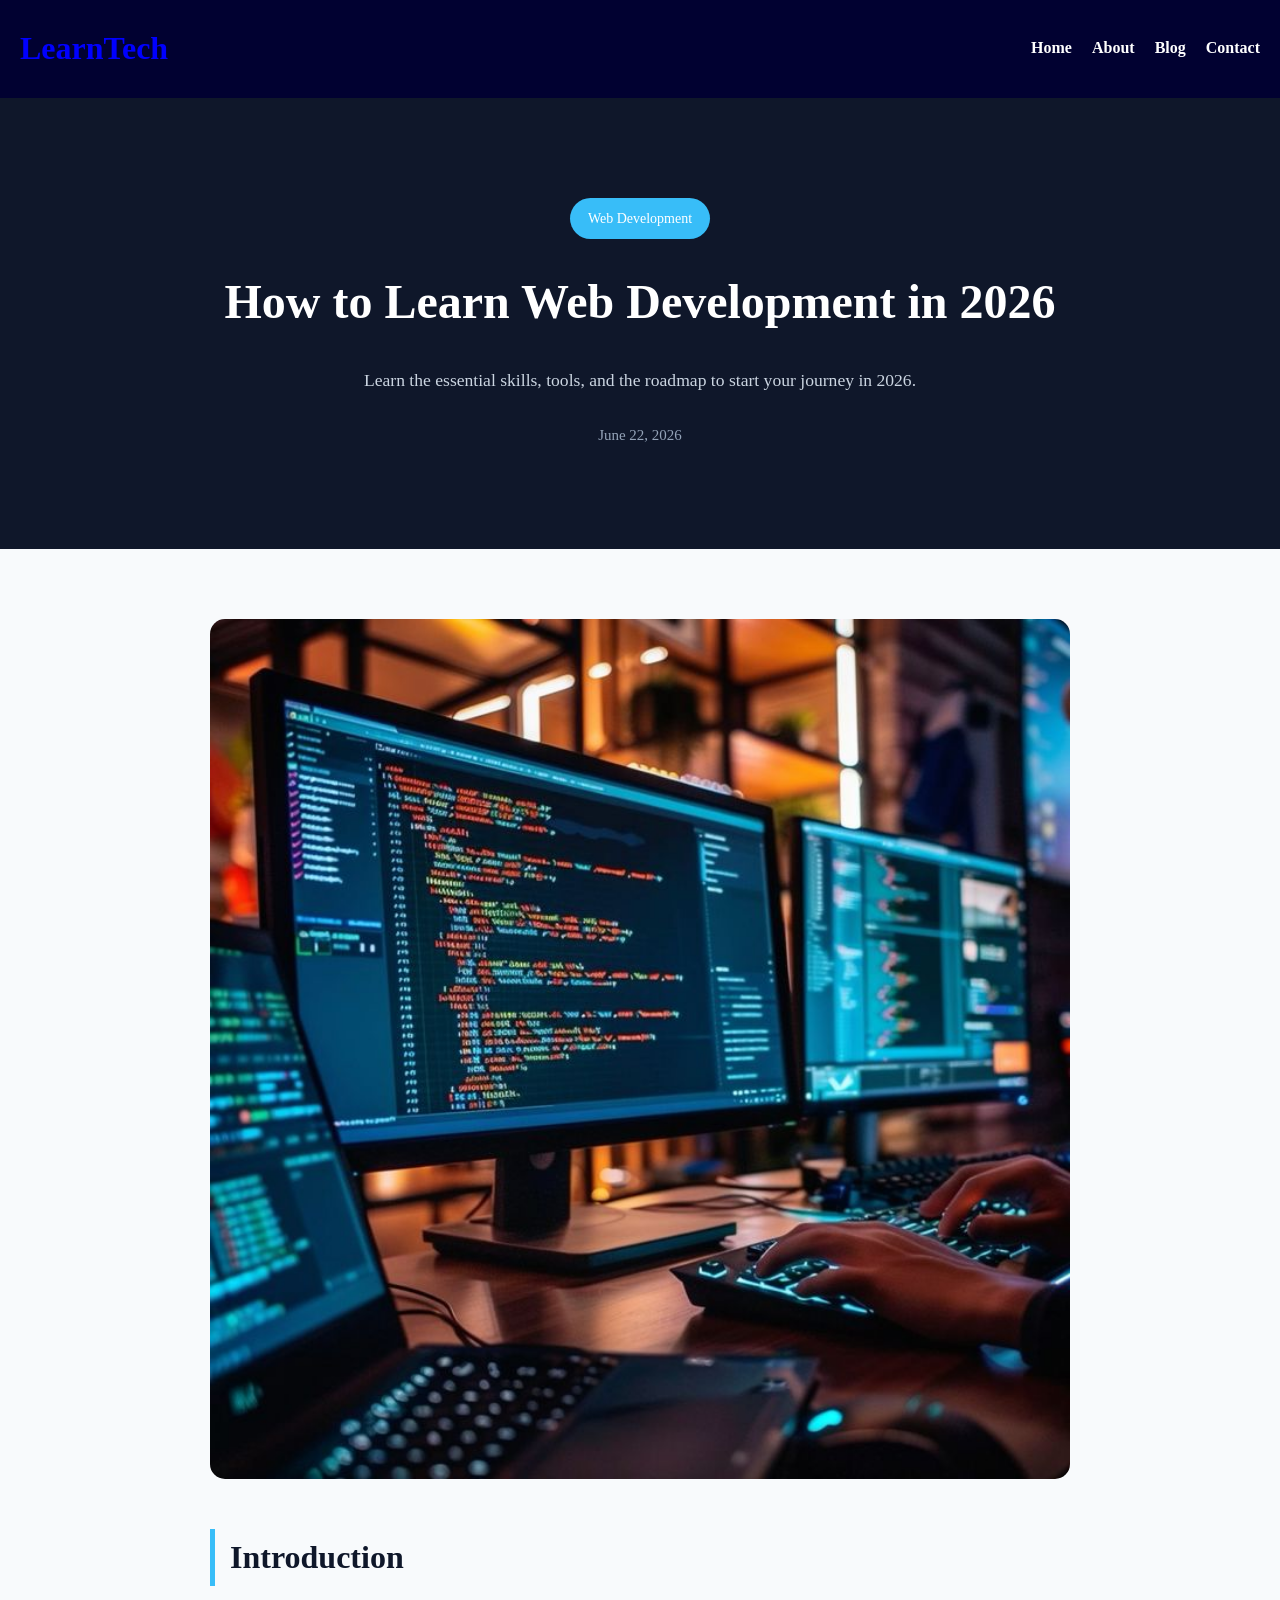
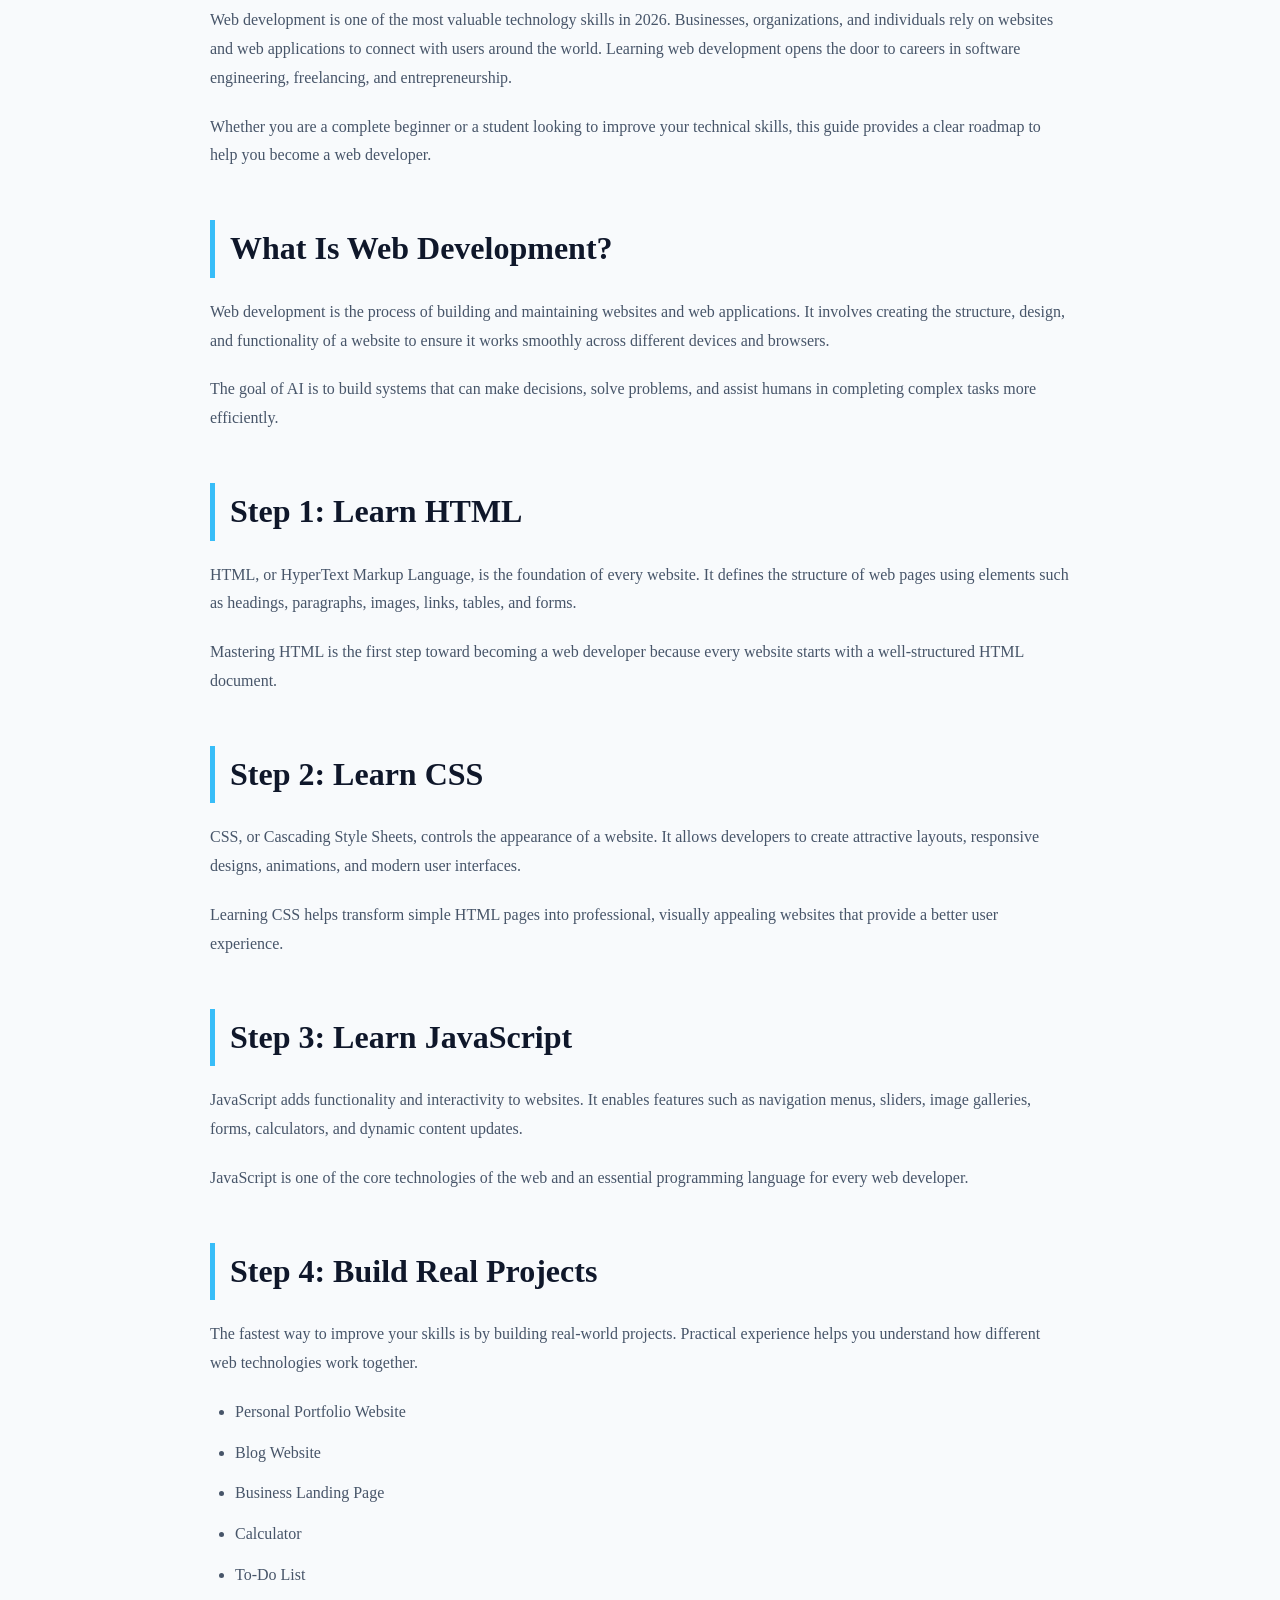
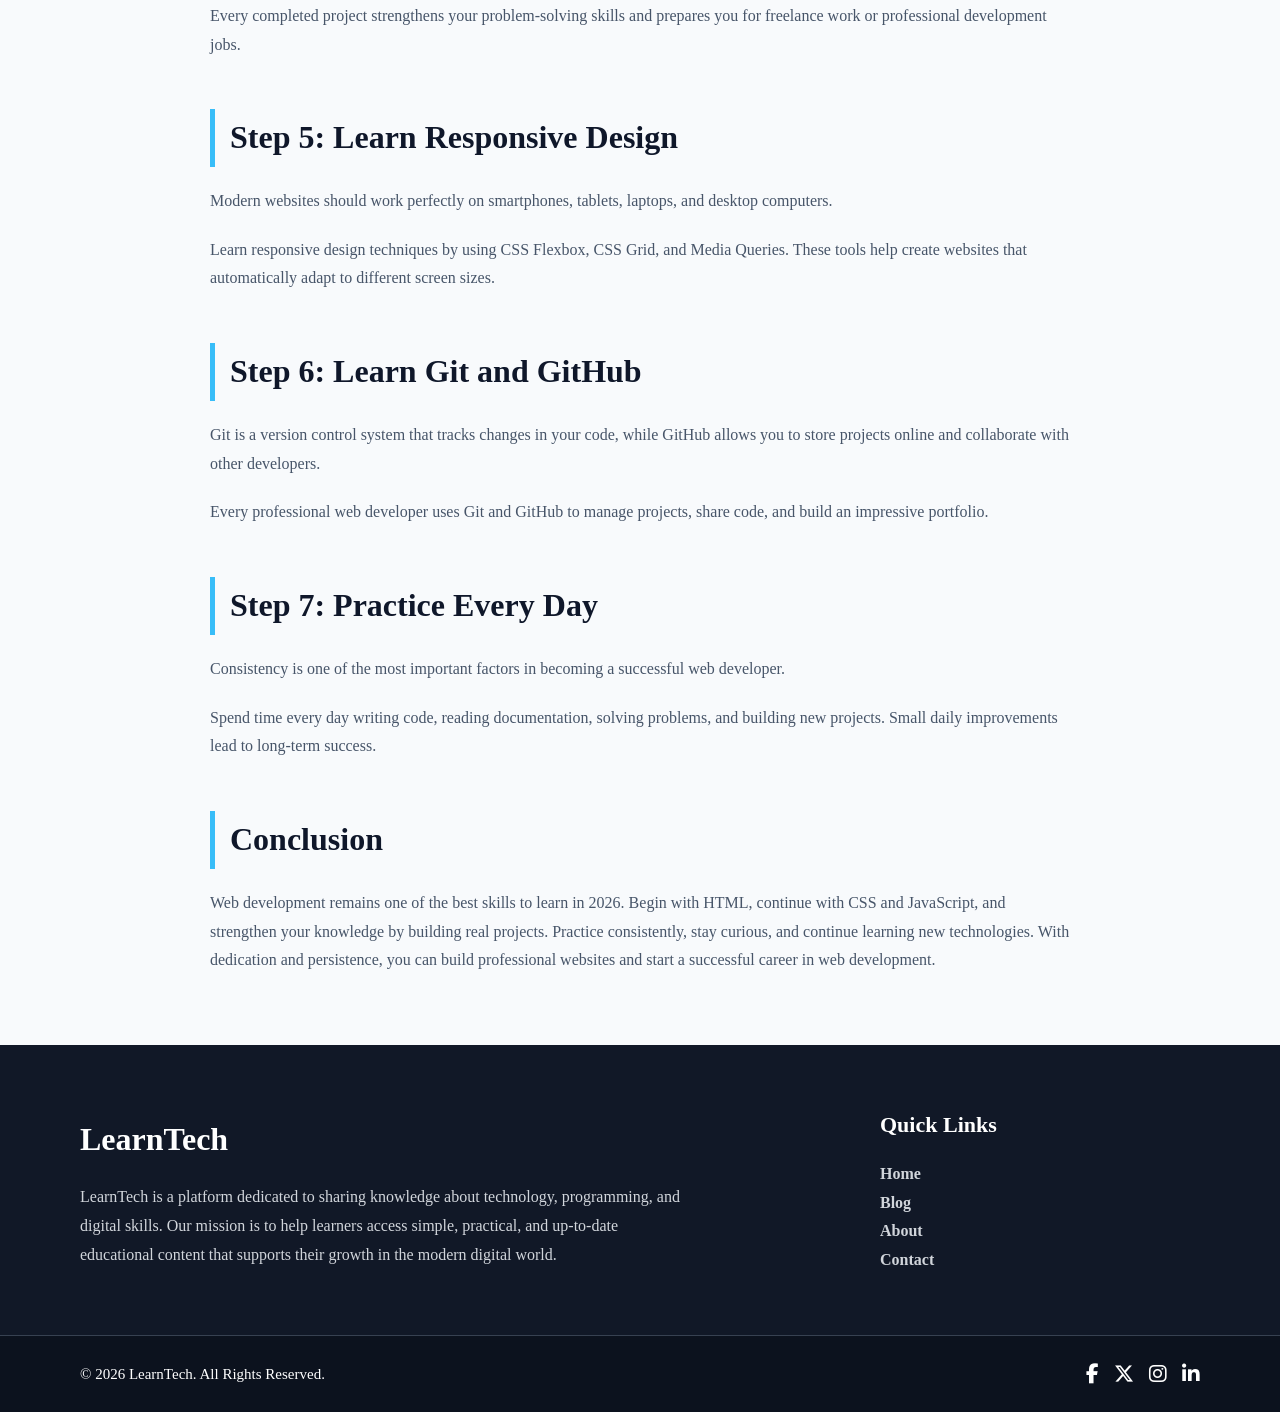
<file: Articles/how-to-learn-web-development-in-2026.html>
<!DOCTYPE html>
<html lang="en">
<head>

    <meta charset="UTF-8">
    <meta name="viewport" content="width=device-width, initial-scale=1.0">

    <title>How to Learn Web Development in 2026 | LearnTech</title>

    <link rel="stylesheet" href="./articles.css">
    <link rel="stylesheet" href="https://cdnjs.cloudflare.com/ajax/libs/font-awesome/6.7.2/css/all.min.css">
</head>

<body>

    <!-- Navbar -->

    <header class="header">
        <nav class="nav-bar">
            <div class="logo">
                <h2>LearnTech</h2>
            </div>
            <div class="nav-links">
                <ul>
                    <li><a href="../index.html">Home</a></li>
                    <li><a href="../pages/about.html">About</a></li>
                    <li><a href="../pages/blog.html">Blog</a></li>
                    <li><a href="../pages/contact.html">Contact</a></li>
                </ul>
            </div>
        </nav>
    </header>

    <!-- Hero -->

    <section class="hero">

        <div class="hero-content">

            <span class="category">Web Development</span>

            <h1>How to Learn Web Development in 2026</h1>

            <p>
                Learn the essential skills, tools, and the roadmap to start your journey in 2026.
            </p>

            <div class="article-meta">

                <span>June 22, 2026</span>

                <!-- <span>8 min read</span> -->

            </div>

        </div>

    </section>


    <!-- Main Article -->

    <main class="article">

        <img src="../images/programming.jpg" alt="Artificial Intelligence">

        <section>

            <h2>Introduction</h2>

            <p>
Web development is one of the most valuable technology skills in 2026. Businesses, organizations, and individuals rely on websites and web applications to connect with users around the world. Learning web development opens the door to careers in software engineering, freelancing, and entrepreneurship.            </p>
            <p>
Whether you are a complete beginner or a student looking to improve your technical skills, this guide provides a clear roadmap to help you become a web developer.            </p>

        </section>

        <section>

            <h2>What Is Web Development?</h2>

            <p>
Web development is the process of building and maintaining websites and web applications. It involves creating the structure, design, and functionality of a website to ensure it works smoothly across different devices and browsers.            </p>
            <p>
                The goal of AI is to build systems that can make decisions, solve problems, and assist humans in completing complex tasks more efficiently.
            </p>

        </section>

        <section> 
          <h2>
            Step 1: Learn HTML
          </h2>
           <p> 
            HTML, or HyperText Markup Language, is the foundation of every website. It defines the structure of web pages using elements such as headings, paragraphs, images, links, tables, and forms. 
          </p> 
          <p>
             Mastering HTML is the first step toward becoming a web developer because every website starts with a well-structured HTML document. 
            </p> 
          </section> 
          
          <section> 
            <h2>Step 2: Learn CSS</h2> 
            <p> 
              CSS, or Cascading Style Sheets, controls the appearance of a website. It allows developers to create attractive layouts, responsive designs, animations, and modern user interfaces. 
            </p> 
            <p> Learning CSS helps transform simple HTML pages into professional, visually appealing websites that provide a better user experience. 

            </p> 
          </section> 
          <section> 
            <h2>
              Step 3: Learn JavaScript
            </h2> 
            <p> 
              JavaScript adds functionality and interactivity to websites. It enables features such as navigation menus, sliders, image galleries, forms, calculators, and dynamic content updates. 
            </p> 
            <p> 
              JavaScript is one of the core technologies of the web and an essential programming language for every web developer. 
            </p> 
          </section> 
          <section> 
            <h2>
              Step 4: Build Real Projects
            </h2> 
            <p> 
              The fastest way to improve your skills is by building real-world projects. Practical experience helps you understand how different web technologies work together. 
            </p> 
            <ul> 
              <li>Personal Portfolio Website</li> 
              <li>Blog Website</li> 
              <li>Business Landing Page</li> 
              <li>Calculator</li> 
              <li>To-Do List</li> 
            </ul> 
            <p> 
              Every completed project strengthens your problem-solving skills and prepares you for freelance work or professional development jobs. 
            </p> 
          </section> 
          <section> 
            
            <h2>
              Step 5: Learn Responsive Design
            </h2> 
            <p> 
              Modern websites should work perfectly on smartphones, tablets, laptops, and desktop computers. 
            </p> 
            <p> 
              Learn responsive design techniques by using CSS Flexbox, CSS Grid, and Media Queries. These tools help create websites that automatically adapt to different screen sizes. 
            </p> 
          </section> 
          <section> 
            <h2>
              Step 6: Learn Git and GitHub
            </h2> 
            <p> 
              Git is a version control system that tracks changes in your code, while GitHub allows you to store projects online and collaborate with other developers. 
            </p> 
            <p> 
              Every professional web developer uses Git and GitHub to manage projects, share code, and build an impressive portfolio. 
            </p> 
          </section> 

          <section> 
            <h2>
              Step 7: Practice Every Day
            </h2> 
            <p> 
              Consistency is one of the most important factors in becoming a successful web developer. 
            </p> 
            <p> 
              Spend time every day writing code, reading documentation, solving problems, and building new projects. Small daily improvements lead to long-term success. 
            </p> 
          </section>
            <h2>Conclusion</h2>

            <p>
Web development remains one of the best skills to learn in 2026. Begin with HTML, continue with CSS and JavaScript, and strengthen your knowledge by building real projects. Practice consistently, stay curious, and continue learning new technologies. With dedication and persistence, you can build professional websites and start a successful career in web development.            </p>

        </section>

    </main>


    <!-- Footer -->

    <section class="footer">
    <div class="description">
        <h2>LearnTech</h2>
        <p>
            LearnTech is a platform dedicated to sharing knowledge about
            technology, programming, and digital skills. Our mission is to
            help learners access simple, practical, and up-to-date educational
            content that supports their growth in the modern digital world.
        </p>
    </div>

    <div class="quick-links">
        <h3>Quick Links</h3>
        <ul>
            <li><a href="../index.html">Home</a></li>
            <li><a href="../pages/blog.html">Blog</a></li>
            <li><a href="../pages/about.html">About</a></li>
            <li><a href="../pages/contact.html">Contact</a></li>
        </ul>
    </div>
</section>

<div class="footer-bottom">
    <p>© 2026 LearnTech. All Rights Reserved.</p>
    <div class="social-icons">
        <a href="https://www.facebook.com/share/1Cf3Up475o/"><i class="fa-brands fa-facebook-f"></i></a>
        <a href="https://x.com/AxmedXasan73296"><i class="fa-brands fa-x-twitter"></i></a>
        <a href="https://www.instagram.com/ahmedhassan.ali.33886?igsh=MXI5eDBrMzh6ZTVkNg=="><i class="fa-brands fa-instagram"></i></a>
        <a href="https://www.linkedin.com/in/axmed-xasan-296719392?utm_source=share_via&utm_content=profile&utm_medium=member_android"><i class="fa-brands fa-linkedin-in"></i></a>
    </div>
</div>


</body>
</html>
</file>
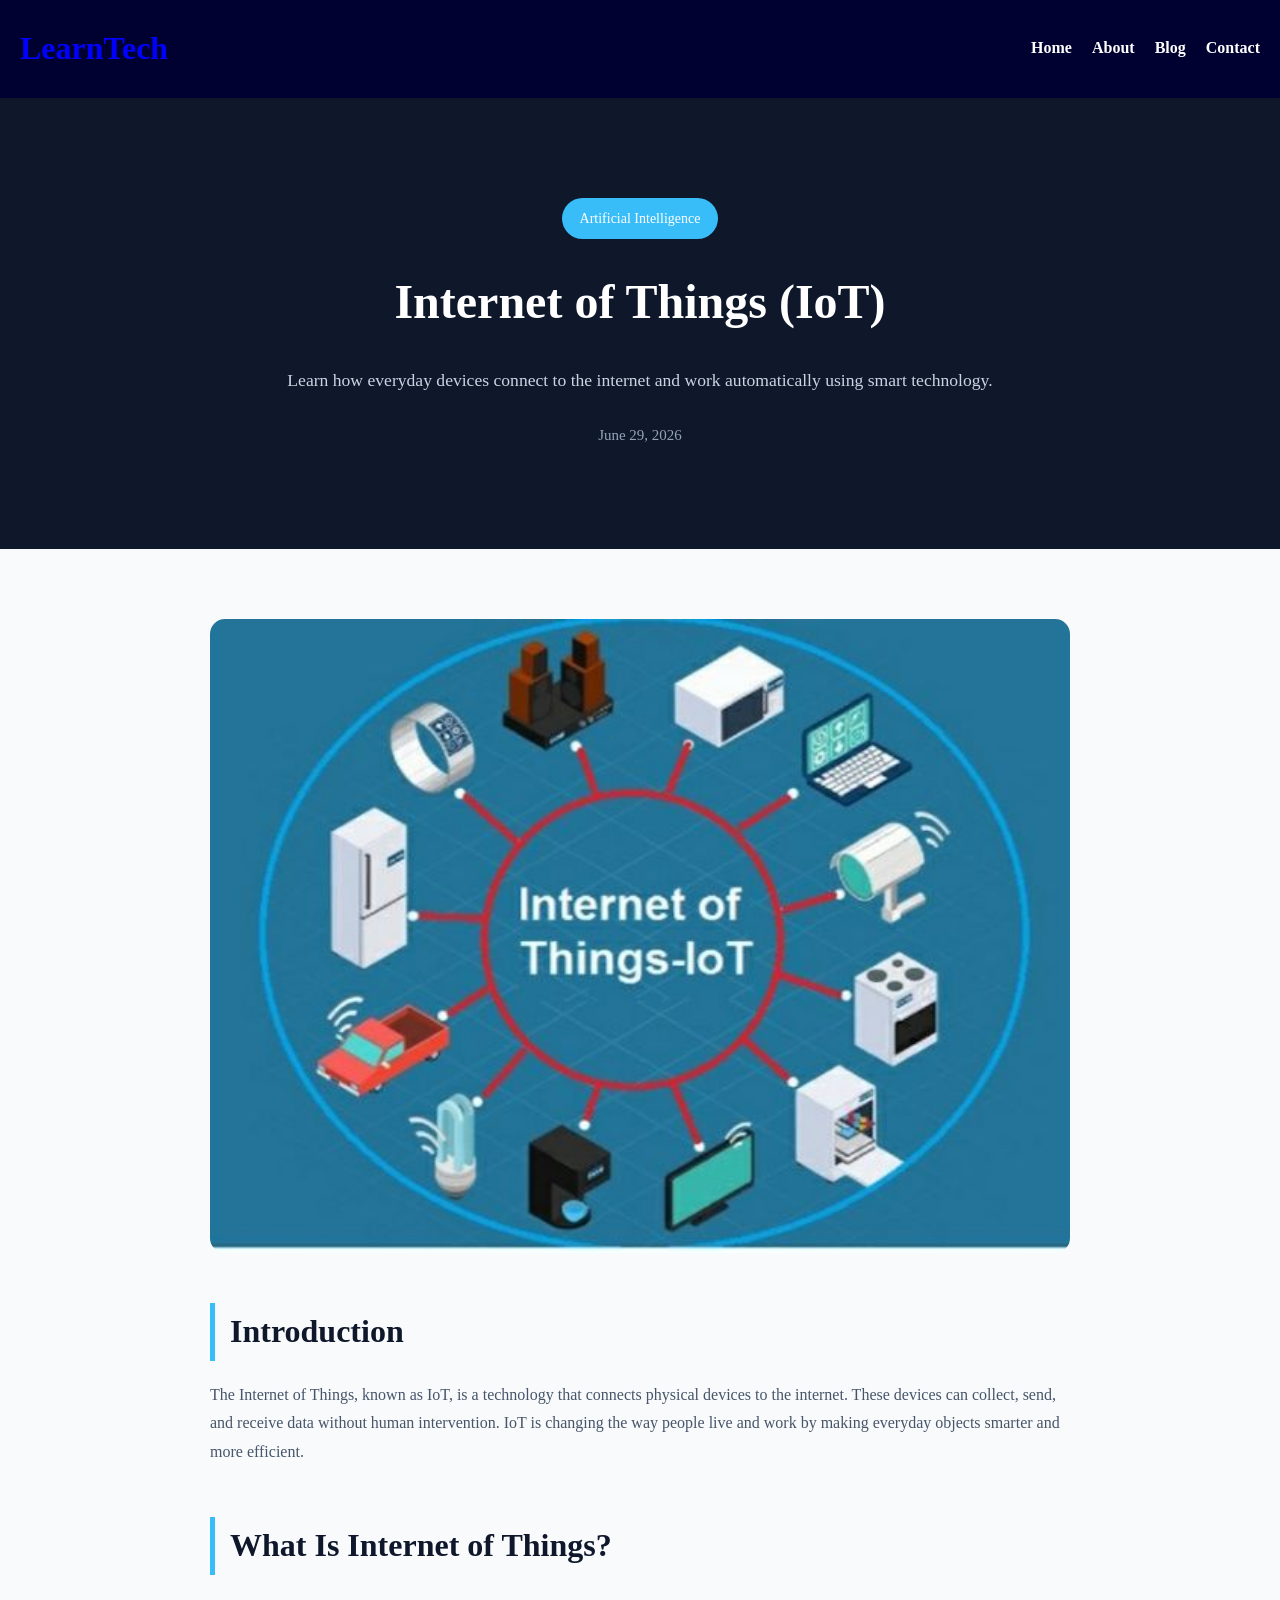
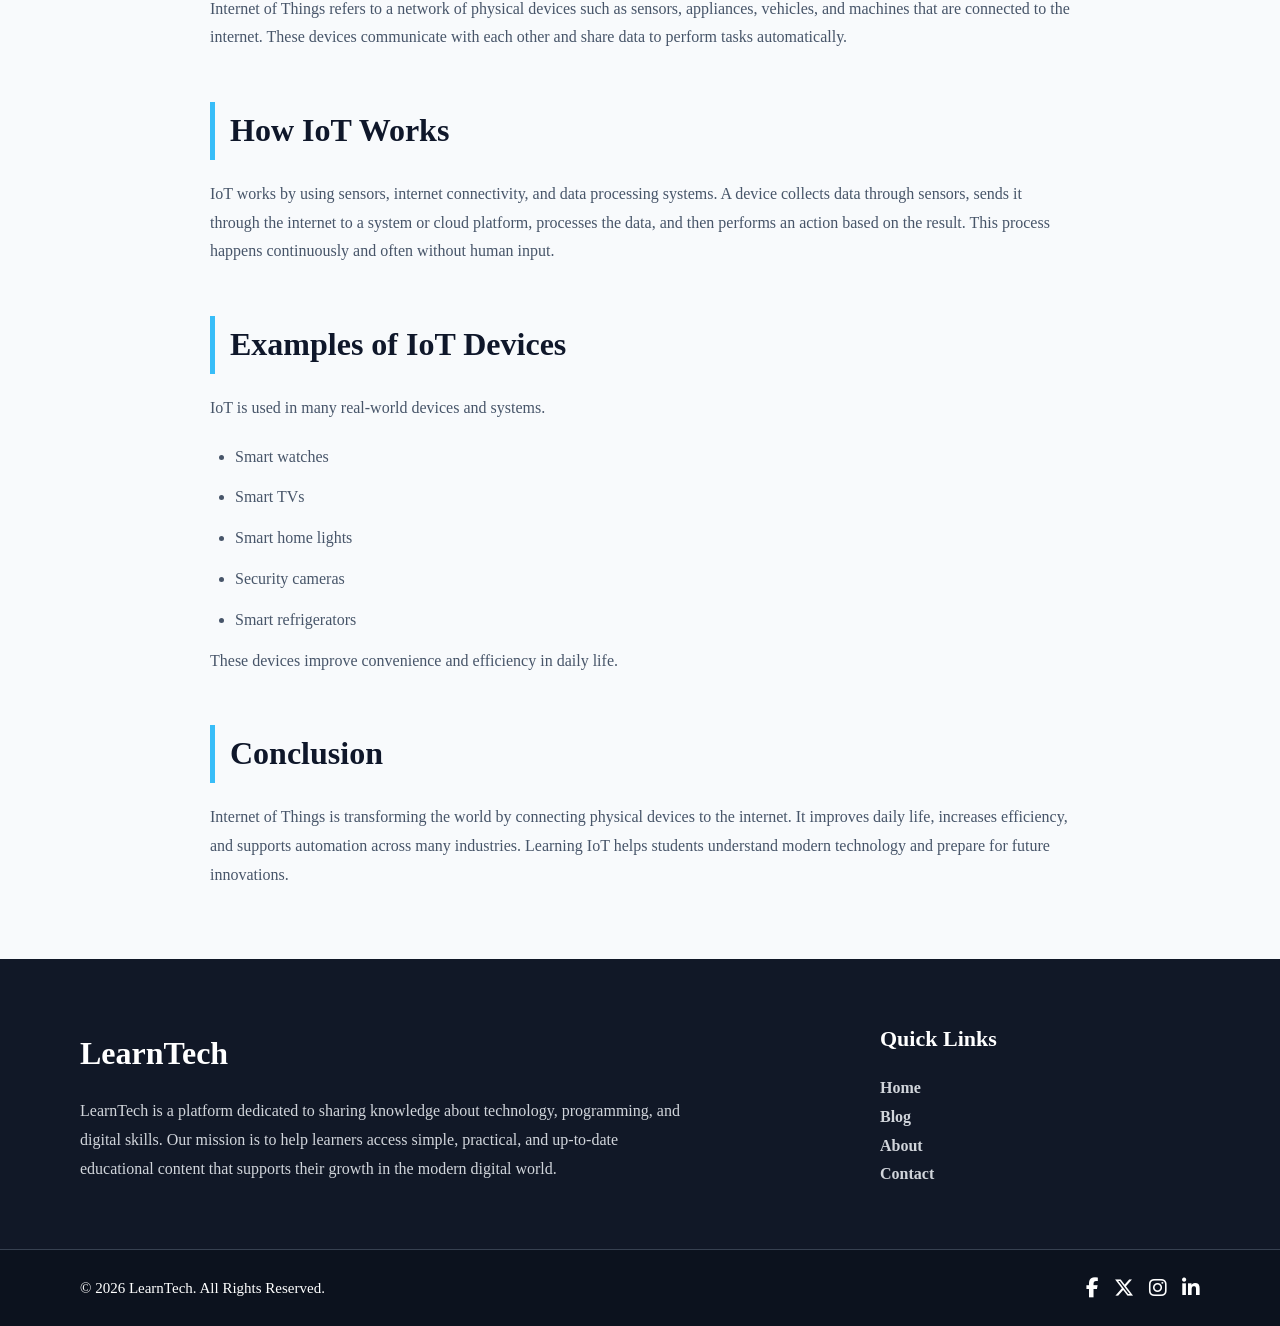
<file: Articles/IoT.html>
<!DOCTYPE html>
<html lang="en">
<head>

    <meta charset="UTF-8">
    <meta name="viewport" content="width=device-width, initial-scale=1.0">

    <title>Internet of Things (IoT) | LearnTech</title>

    <link rel="stylesheet" href="./articles.css">
    <link rel="stylesheet" href="https://cdnjs.cloudflare.com/ajax/libs/font-awesome/6.7.2/css/all.min.css">
</head>

<body>

    <!-- Navbar -->

    <header class="header">
        <nav class="nav-bar">
            <div class="logo">
                <h2>LearnTech</h2>
            </div>
            <div class="nav-links">
                <ul>
                    <li><a href="../index.html">Home</a></li>
                    <li><a href="../pages/about.html">About</a></li>
                    <li><a href="../pages/blog.html">Blog</a></li>
                    <li><a href="../pages/contact.html">Contact</a></li>
                </ul>
            </div>
        </nav>
    </header>

    <!-- Hero -->

    <section class="hero">

        <div class="hero-content">

            <span class="category">Artificial Intelligence</span>

            <h1>Internet of Things (IoT)</h1>

            <p>
Learn how everyday devices connect to the internet and work automatically using smart technology.
            </p>

            <div class="article-meta">

                <span>June 29, 2026</span>

                <!-- <span>8 min read</span> -->

            </div>

        </div>

    </section>


    <!-- Main Article -->

    <main class="article">

        <img src="../images/loT.jpg" alt="Artificial Intelligence">

        <section>

            <h2>Introduction</h2>

            <p>
The Internet of Things, known as IoT, is a technology that connects physical devices to the internet. These devices can collect, send, and receive data without human intervention. IoT is changing the way people live and work by making everyday objects smarter and more efficient.           </p>

        </section>

       <section>

            <h2>
                What Is Internet of Things?
            </h2>

            <p>
Internet of Things refers to a network of physical devices such as sensors, appliances, vehicles, and machines that are connected to the internet. These devices communicate with each other and share data to perform tasks automatically.           </p>

        </section>

        <section>

            <h2>
                How IoT Works
            </h2>

            <p>
IoT works by using sensors, internet connectivity, and data processing systems. A device collects data through sensors, sends it through the internet to a system or cloud platform, processes the data, and then performs an action based on the result. This process happens continuously and often without human input.     </p>

        </section>
        
          <section> 
            <h2>
              Examples of IoT Devices
            </h2> 
            <p> 
IoT is used in many real-world devices and systems.
            </p> 
            <ul> 
              <li>Smart watches</li> 
              <li>Smart TVs</li> 
              <li>Smart home lights</li> 
              <li>Security cameras</li> 
              <li>Smart refrigerators</li> 
            </ul> 
            <p> 
These devices improve convenience and efficiency in daily life.
            </p> 
          </section> 

                  <section>

            <h2>
                Conclusion
            </h2>

            <p>
Internet of Things is transforming the world by connecting physical devices to the internet. It improves daily life, increases efficiency, and supports automation across many industries. Learning IoT helps students understand modern technology and prepare for future innovations.           </p>

        </section>
          

    </main>


    <!-- Footer -->

    <section class="footer">
    <div class="description">
        <h2>LearnTech</h2>
        <p>
            LearnTech is a platform dedicated to sharing knowledge about
            technology, programming, and digital skills. Our mission is to
            help learners access simple, practical, and up-to-date educational
            content that supports their growth in the modern digital world.
        </p>
    </div>

    <div class="quick-links">
        <h3>Quick Links</h3>
        <ul>
            <li><a href="../index.html">Home</a></li>
            <li><a href="../pages/blog.html">Blog</a></li>
            <li><a href="../pages/about.html">About</a></li>
            <li><a href="../pages/contact.html">Contact</a></li>
        </ul>
    </div>
</section>

<div class="footer-bottom">
    <p>© 2026 LearnTech. All Rights Reserved.</p>
    <div class="social-icons">
        <a href="https://www.facebook.com/share/1Cf3Up475o/"><i class="fa-brands fa-facebook-f"></i></a>
        <a href="https://x.com/AxmedXasan73296"><i class="fa-brands fa-x-twitter"></i></a>
        <a href="https://www.instagram.com/ahmedhassan.ali.33886?igsh=MXI5eDBrMzh6ZTVkNg=="><i class="fa-brands fa-instagram"></i></a>
        <a href="https://www.linkedin.com/in/axmed-xasan-296719392?utm_source=share_via&utm_content=profile&utm_medium=member_android"><i class="fa-brands fa-linkedin-in"></i></a>
    </div>
</div>


</body>
</html>
</file>
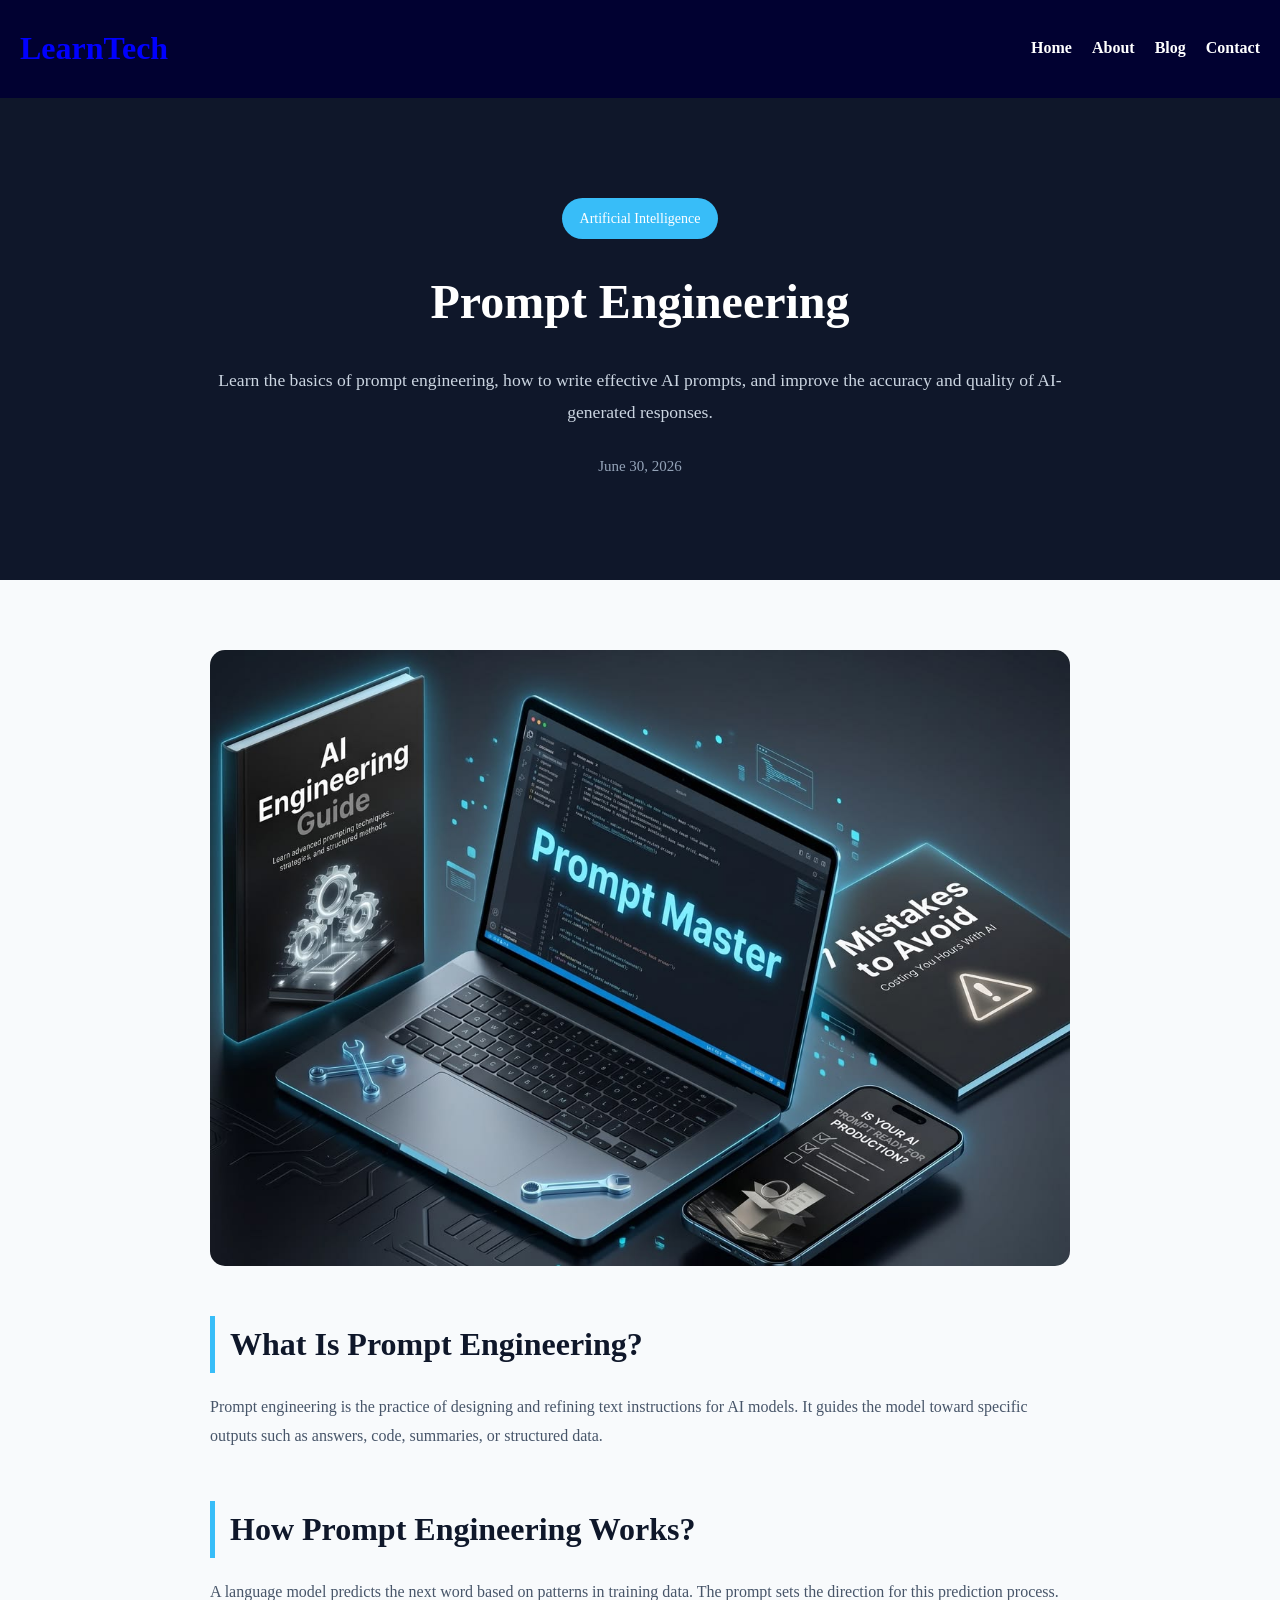
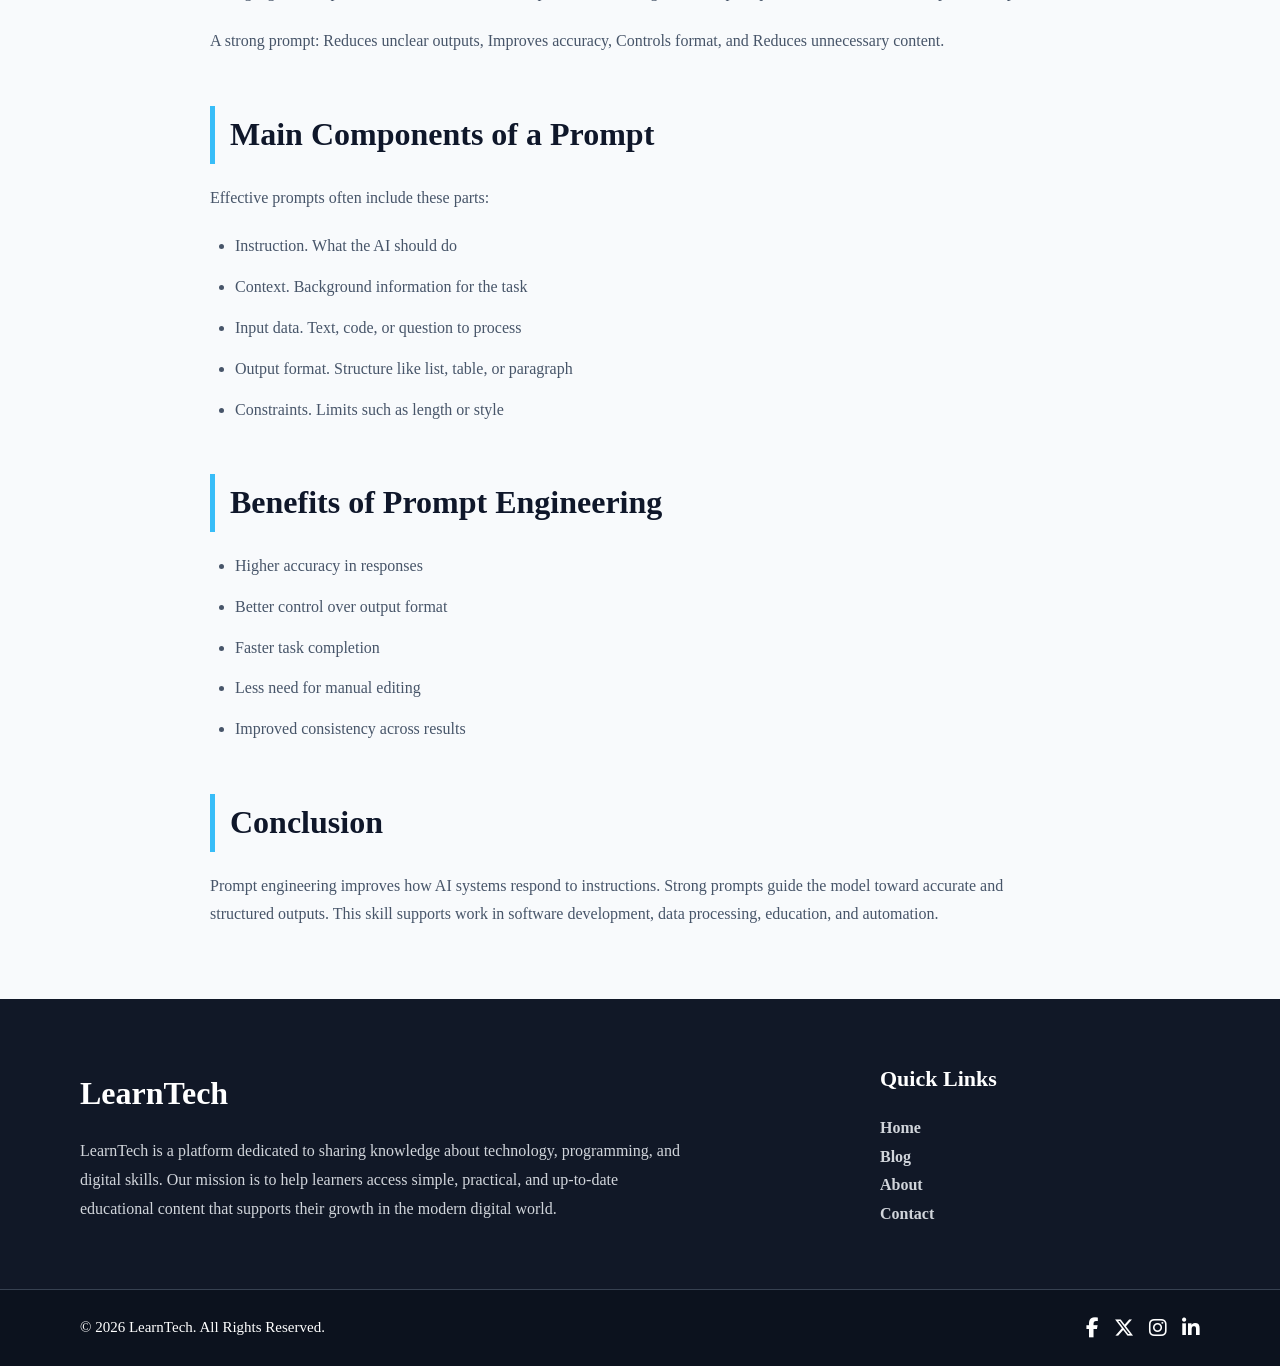
<file: Articles/Prompt-Engineering.html>
<!DOCTYPE html>
<html lang="en">
<head>

    <meta charset="UTF-8">
    <meta name="viewport" content="width=device-width, initial-scale=1.0">

    <title>Prompt Engineering | LearnTech</title>

    <link rel="stylesheet" href="./articles.css">
    <link rel="stylesheet" href="https://cdnjs.cloudflare.com/ajax/libs/font-awesome/6.7.2/css/all.min.css">
</head>

<body>

    <!-- Navbar -->

    <header class="header">
        <nav class="nav-bar">
            <div class="logo">
                <h2>LearnTech</h2>
            </div>
            <div class="nav-links">
                <ul>
                    <li><a href="../index.html">Home</a></li>
                    <li><a href="../pages/about.html">About</a></li>
                    <li><a href="../pages/blog.html">Blog</a></li>
                    <li><a href="../pages/contact.html">Contact</a></li>
                </ul>
            </div>
        </nav>
    </header>

    <!-- Hero -->

    <section class="hero">

        <div class="hero-content">

            <span class="category">Artificial Intelligence</span>

            <h1>Prompt Engineering</h1>

            <p>
Learn the basics of prompt engineering, how to write effective AI prompts, and improve the accuracy and quality of AI-generated responses.
            <div class="article-meta">

                <span>June 30, 2026</span>

                <!-- <span>8 min read</span> -->

            </div>

        </div>

    </section>


    <!-- Main Article -->

    <main class="article">

        <img src="../images/prompt engneering.jpg" alt="Artificial Intelligence">

        <section>

            <h2>What Is Prompt Engineering?</h2>
            <p>
Prompt engineering is the practice of designing and refining text instructions for AI models. It guides the model toward specific outputs such as answers, code, summaries, or structured data.
           </p>
           
        </section>


        <section> 
          <h2>
            How Prompt Engineering Works?
          </h2>
           <p> 
A language model predicts the next word based on patterns in training data. The prompt sets the direction for this prediction process.   
           </p>
           
           <p> 
A strong prompt: Reduces unclear outputs, Improves accuracy, Controls format, and Reduces unnecessary content.           </p>

          </section> 

        <section>

            <h2>Main Components of a Prompt</h2>
            <p>
Effective prompts often include these parts:
           </p>

           <ul>
            <li>Instruction. What the AI should do</li>
            <li>Context. Background information for the task</li>
            <li>Input data. Text, code, or question to process</li>
            <li>Output format. Structure like list, table, or paragraph</li>
            <li>Constraints. Limits such as length or style</li>
           </ul>

        </section>

        <section>

            <h2>Benefits of Prompt Engineering</h2>
            
           
           <ul>
            <li>Higher accuracy in responses</li>
            <li>Better control over output format</li>
            <li>Faster task completion</li>
            <li>Less need for manual editing</li>
            <li>Improved consistency across results</li>
           </ul>

        </section>

        
        <section>

            <h2>Conclusion</h2>
            <p>
Prompt engineering improves how AI systems respond to instructions. Strong prompts guide the model toward accurate and structured outputs. This skill supports work in software development, data processing, education, and automation.
           </p>

        </section>
          
          
    </main>


    <!-- Footer -->

    <section class="footer">
    <div class="description">
        <h2>LearnTech</h2>
        <p>
            LearnTech is a platform dedicated to sharing knowledge about
            technology, programming, and digital skills. Our mission is to
            help learners access simple, practical, and up-to-date educational
            content that supports their growth in the modern digital world.
        </p>
    </div>

    <div class="quick-links">
        <h3>Quick Links</h3>
        <ul>
            <li><a href="../index.html">Home</a></li>
            <li><a href="../pages/blog.html">Blog</a></li>
            <li><a href="../pages/about.html">About</a></li>
            <li><a href="../pages/contact.html">Contact</a></li>
        </ul>
    </div>
</section>

<div class="footer-bottom">
    <p>© 2026 LearnTech. All Rights Reserved.</p>
    <div class="social-icons">
        <a href="https://www.facebook.com/share/1Cf3Up475o/"><i class="fa-brands fa-facebook-f"></i></a>
        <a href="https://x.com/AxmedXasan73296"><i class="fa-brands fa-x-twitter"></i></a>
        <a href="https://www.instagram.com/ahmedhassan.ali.33886?igsh=MXI5eDBrMzh6ZTVkNg=="><i class="fa-brands fa-instagram"></i></a>
        <a href="https://www.linkedin.com/in/axmed-xasan-296719392?utm_source=share_via&utm_content=profile&utm_medium=member_android"><i class="fa-brands fa-linkedin-in"></i></a>
    </div>
</div>


</body>
</html>
</file>
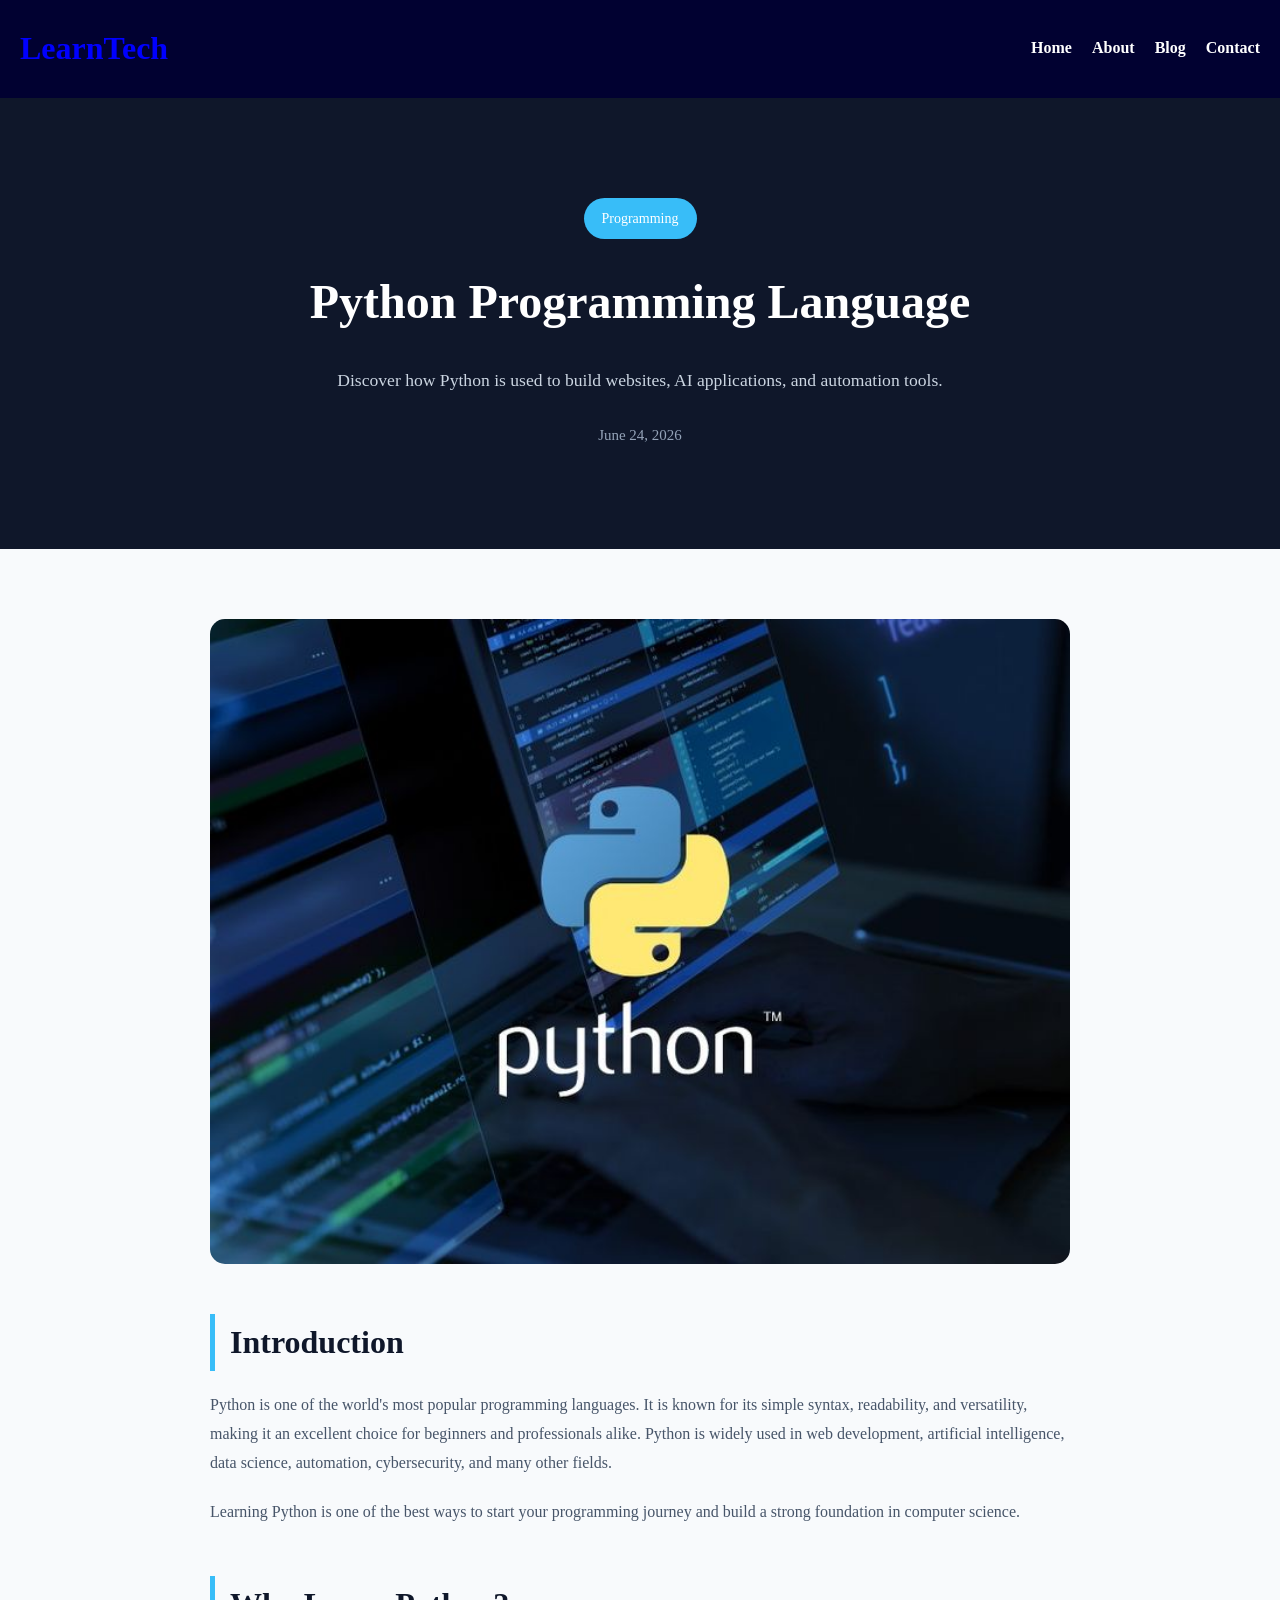
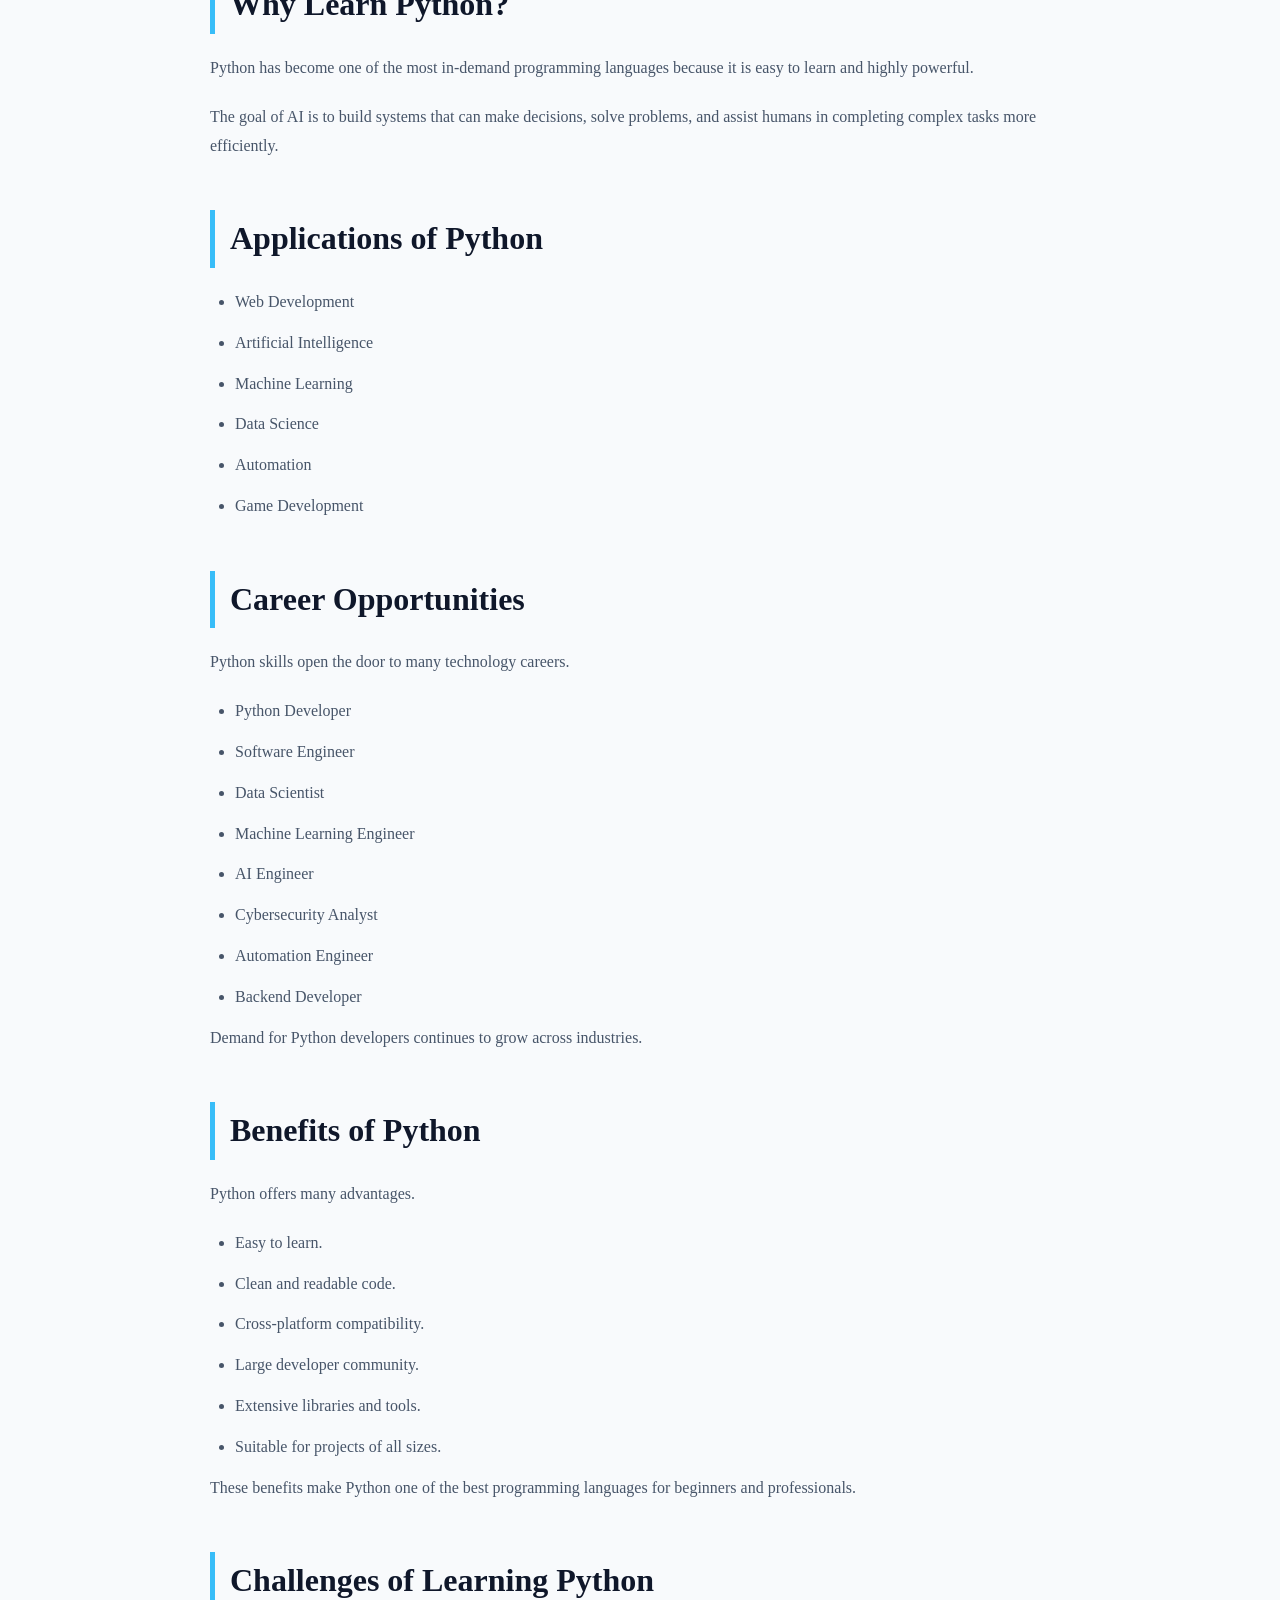
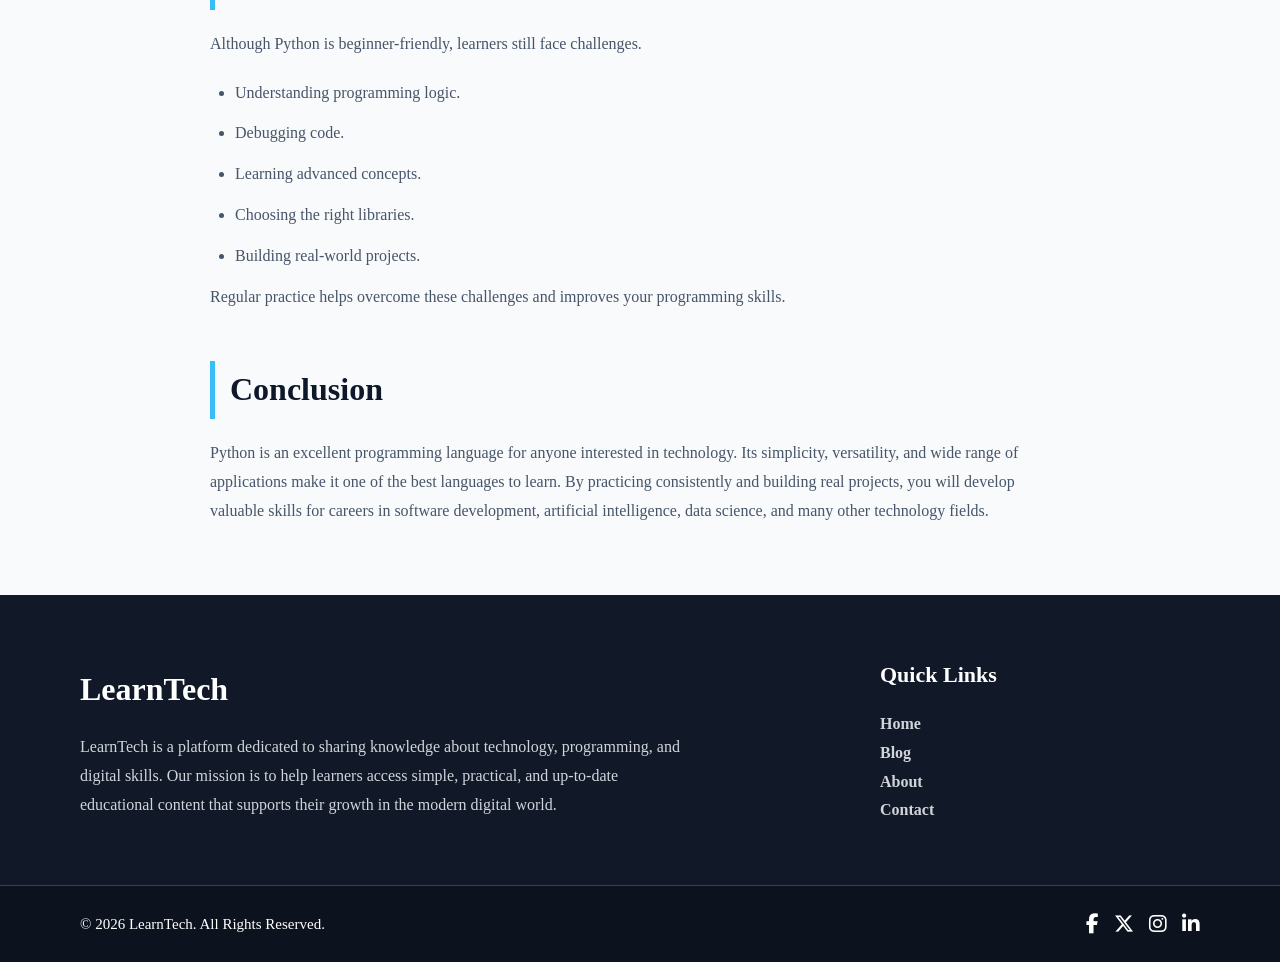
<file: Articles/python-programming-language.html>
<!DOCTYPE html>
<html lang="en">
<head>

    <meta charset="UTF-8">
    <meta name="viewport" content="width=device-width, initial-scale=1.0">

    <title>Python Programming Language | LearnTech</title>

    <link rel="stylesheet" href="./articles.css">
    <link rel="stylesheet" href="https://cdnjs.cloudflare.com/ajax/libs/font-awesome/6.7.2/css/all.min.css">
</head>

<body>

    <!-- Navbar -->

    <header class="header">
        <nav class="nav-bar">
            <div class="logo">
                <h2>LearnTech</h2>
            </div>
            <div class="nav-links">
                <ul>
                    <li><a href="../index.html">Home</a></li>
                    <li><a href="../pages/about.html">About</a></li>
                    <li><a href="../pages/blog.html">Blog</a></li>
                    <li><a href="../pages/contact.html">Contact</a></li>
                </ul>
            </div>
        </nav>
    </header>

    <!-- Hero -->

    <section class="hero">

        <div class="hero-content">

            <span class="category">Programming</span>

            <h1>Python Programming Language</h1>

            <p>
                Discover how Python is used to build websites, AI applications, and automation tools.
            </p>

            <div class="article-meta">

                <span>June 24, 2026</span>

                <!-- <span>8 min read</span> -->

            </div>

        </div>

    </section>


    <!-- Main Article -->

    <main class="article">

        <img src="../images/python programing language.jpg" alt="Artificial Intelligence">

        <section>

            <h2>Introduction</h2>

            <p>
Python is one of the world's most popular programming languages. It is known for its simple syntax, readability, and versatility, making it an excellent choice for beginners and professionals alike. Python is widely used in web development, artificial intelligence, data science, automation, cybersecurity, and many other fields.            </p>
            <p>
Learning Python is one of the best ways to start your programming journey and build a strong foundation in computer science.            </p>

        </section>

        <section>

            <h2>Why Learn Python?</h2>

            <p>
Python has become one of the most in-demand programming languages because it is easy to learn and highly powerful.            </p>
            <p>
                The goal of AI is to build systems that can make decisions, solve problems, and assist humans in completing complex tasks more efficiently.
            </p>

        </section>

        <section>

            <h2>Applications of Python</h2>

            <ul>

                <li>Web Development</li>

                <li>Artificial Intelligence</li>

                <li>Machine Learning</li>

                <li>Data Science</li>

                <li>Automation</li>

                <li>Game Development</li>

            </ul>

        </section>


        <section>

            <h2>Career Opportunities</h2>

            <p>
                Python skills open the door to many technology careers.
            </p>

            <ul>

                <li>Python Developer</li>

                <li>Software Engineer</li>

                <li>Data Scientist</li>

                <li>Machine Learning Engineer</li>

                <li>AI Engineer</li>

                <li>Cybersecurity Analyst</li>

                <li>Automation Engineer</li>

                <li>Backend Developer</li>

            </ul>

            <p>
                Demand for Python developers continues to grow across industries.
            </p>

        </section>

        <section>

            <h2>Benefits of Python</h2>

            <p>
                Python offers many advantages.
            </p>

            <ul>

                <li>Easy to learn.</li>

                <li>Clean and readable code.</li>

                <li>Cross-platform compatibility.</li>

                <li>Large developer community.</li>

                <li>Extensive libraries and tools.</li>

                <li>Suitable for projects of all sizes.</li>

            </ul>

            <p>
                These benefits make Python one of the best programming languages for
                beginners and professionals.
            </p>

        </section>

        <section>

            <h2>Challenges of Learning Python</h2>

            <p>
                Although Python is beginner-friendly, learners still face challenges.
            </p>

            <ul>

                <li>Understanding programming logic.</li>

                <li>Debugging code.</li>

                <li>Learning advanced concepts.</li>

                <li>Choosing the right libraries.</li>

                <li>Building real-world projects.</li>

            </ul>

            <p>
                Regular practice helps overcome these challenges and improves your
                programming skills.
            </p>

        </section>

        <section>

            <h2>Conclusion</h2>

            <p>
                Python is an excellent programming language for anyone interested in
                technology. Its simplicity, versatility, and wide range of applications
                make it one of the best languages to learn. By practicing consistently
                and building real projects, you will develop valuable skills for careers
                in software development, artificial intelligence, data science, and many
                other technology fields.
            </p>

        </section>

    </main>


    <!-- Footer -->

    <section class="footer">
    <div class="description">
        <h2>LearnTech</h2>
        <p>
            LearnTech is a platform dedicated to sharing knowledge about
            technology, programming, and digital skills. Our mission is to
            help learners access simple, practical, and up-to-date educational
            content that supports their growth in the modern digital world.
        </p>
    </div>

    <div class="quick-links">
        <h3>Quick Links</h3>
        <ul>
            <li><a href="../index.html">Home</a></li>
            <li><a href="../pages/blog.html">Blog</a></li>
            <li><a href="../pages/about.html">About</a></li>
            <li><a href="../pages/contact.html">Contact</a></li>
        </ul>
    </div>
</section>

<div class="footer-bottom">
    <p>© 2026 LearnTech. All Rights Reserved.</p>
    <div class="social-icons">
        <a href="https://www.facebook.com/share/1Cf3Up475o/"><i class="fa-brands fa-facebook-f"></i></a>
        <a href="https://x.com/AxmedXasan73296"><i class="fa-brands fa-x-twitter"></i></a>
        <a href="https://www.instagram.com/ahmedhassan.ali.33886?igsh=MXI5eDBrMzh6ZTVkNg=="><i class="fa-brands fa-instagram"></i></a>
        <a href="https://www.linkedin.com/in/axmed-xasan-296719392?utm_source=share_via&utm_content=profile&utm_medium=member_android"><i class="fa-brands fa-linkedin-in"></i></a>
    </div>
</div>


</body>
</html>
</file>
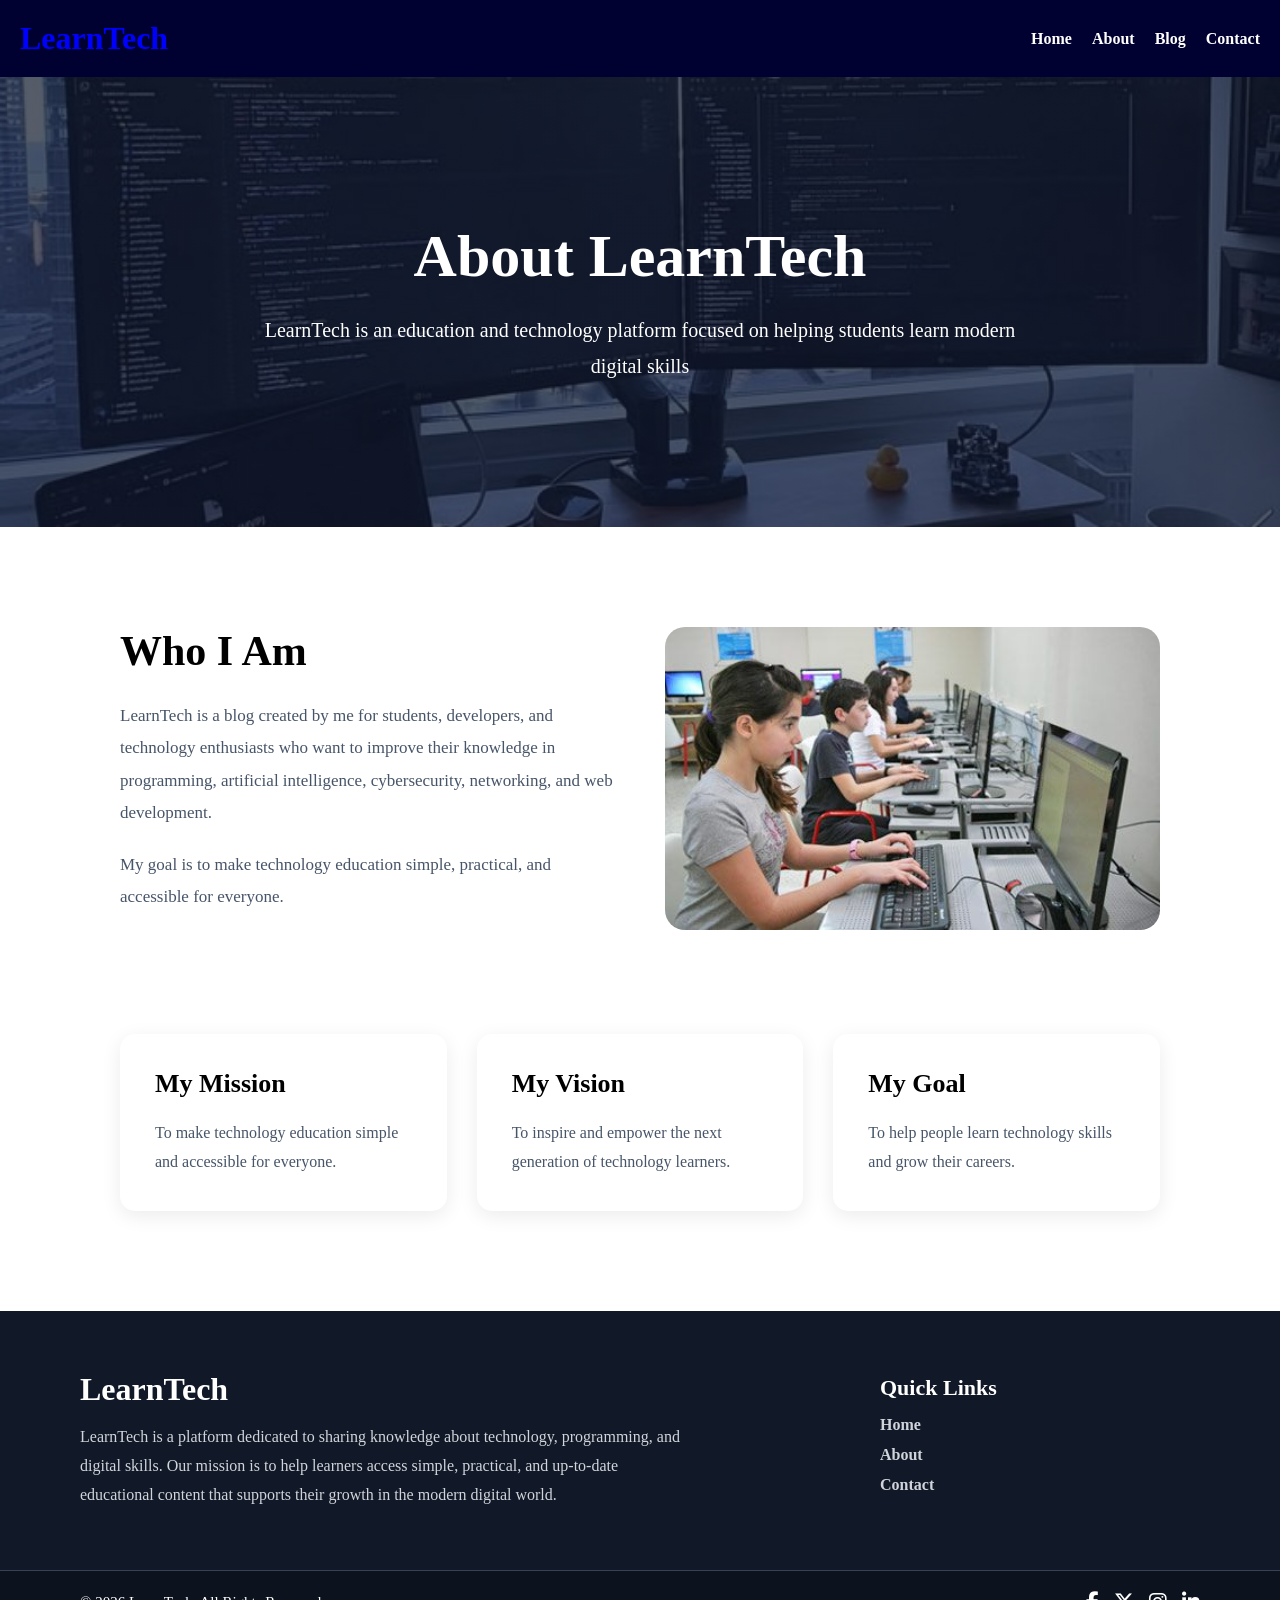
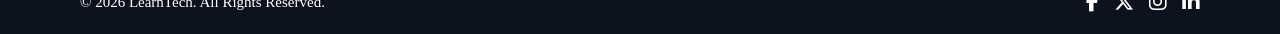
<file: pages/about.html>
<!DOCTYPE html>
<html lang="en">
<head>
    <meta charset="UTF-8">
    <meta name="viewport" content="width=device-width, initial-scale=1.0">
    <title>About</title>
    <link rel="stylesheet" href="../CSS/about.css">
    <link rel="stylesheet" href="../style.css">
    <link rel="stylesheet" href="https://cdnjs.cloudflare.com/ajax/libs/font-awesome/6.7.2/css/all.min.css">

</head>
<body>
   <header class="header">
        <nav class="nav-bar">
            <div class="logo">
                <h2>LearnTech</h2>
            </div>
            <div class="nav-links">
                <ul>
                    <li><a href="../index.html">Home</a></li>
                    <li><a href="./about.html">About</a></li>
                    <li><a href="./blog.html">Blog</a></li>
                    <li><a href="./contact.html">Contact</a></li>
                </ul>
            </div>
        </nav>
    </header> 

    <section class="about-hero">
        <div class="hero-content">
            <h2>About LearnTech</h2>
            <p>LearnTech is an education and technology platform focused on helping students learn modern digital skills</p>
        </div>
    </section>

    <section class="about-section">
        <div class="about-text">
            <h2>Who I Am</h2>
            <p>LearnTech is a blog created by me for students, developers, and technology enthusiasts who want to improve their knowledge in programming, artificial intelligence, cybersecurity, networking, and web development.</p>
            <p>My goal is to make technology education simple, practical, and accessible for everyone.</p>
        </div>

        <div class="about-image">
            <img src="../images/about learn tech.jpg" alt="About LearnTech">
        </div>

    </section>

    <section class="mission-section">
        <div class="mission-card">
            <h3>My Mission</h3>
            <p>To make technology education simple and accessible for everyone.</p>
        </div>

        <div class="mission-card">
            <h3>My Vision</h3>
            <p>To inspire and empower the next generation of technology learners.</p>
        </div>

        <div class="mission-card">
            <h3>My Goal</h3>
            <p>To help people learn technology skills and grow their careers.</p>
        </div>
    </section>

    <section class="footer">
        <div class="description">
            <h2>LearnTech</h2>
            <p>
                LearnTech is a platform dedicated to sharing knowledge about
                technology, programming, and digital skills. Our mission is to
                help learners access simple, practical, and up-to-date educational
                content that supports their growth in the modern digital world.
            </p>
        </div>

        <div class="quick-links">
            <h3>Quick Links</h3>
            <ul>
                <li><a href="../index.html">Home</a></li>
                <li><a href="about.html">About</a></li>
                <li><a href="contact.html">Contact</a></li>
            </ul>
        </div>
    </section>

    <div class="footer-bottom">
        <p>© 2026 LearnTech. All Rights Reserved.</p>

        <div class="social-icons">
            <a href="https://www.facebook.com/share/1Cf3Up475o/"><i class="fa-brands fa-facebook-f"></i></a>
            <a href="https://x.com/AxmedXasan73296"><i class="fa-brands fa-x-twitter"></i></a>
            <a href="https://www.instagram.com/ahmedhassan.ali.33886?igsh=MXI5eDBrMzh6ZTVkNg=="><i class="fa-brands fa-instagram"></i></a>
            <a href="https://www.linkedin.com/in/axmed-xasan-296719392?utm_source=share_via&utm_content=profile&utm_medium=member_android"><i class="fa-brands fa-linkedin-in"></i></a>
        </div>
    </div>

</body>
</html>
</file>
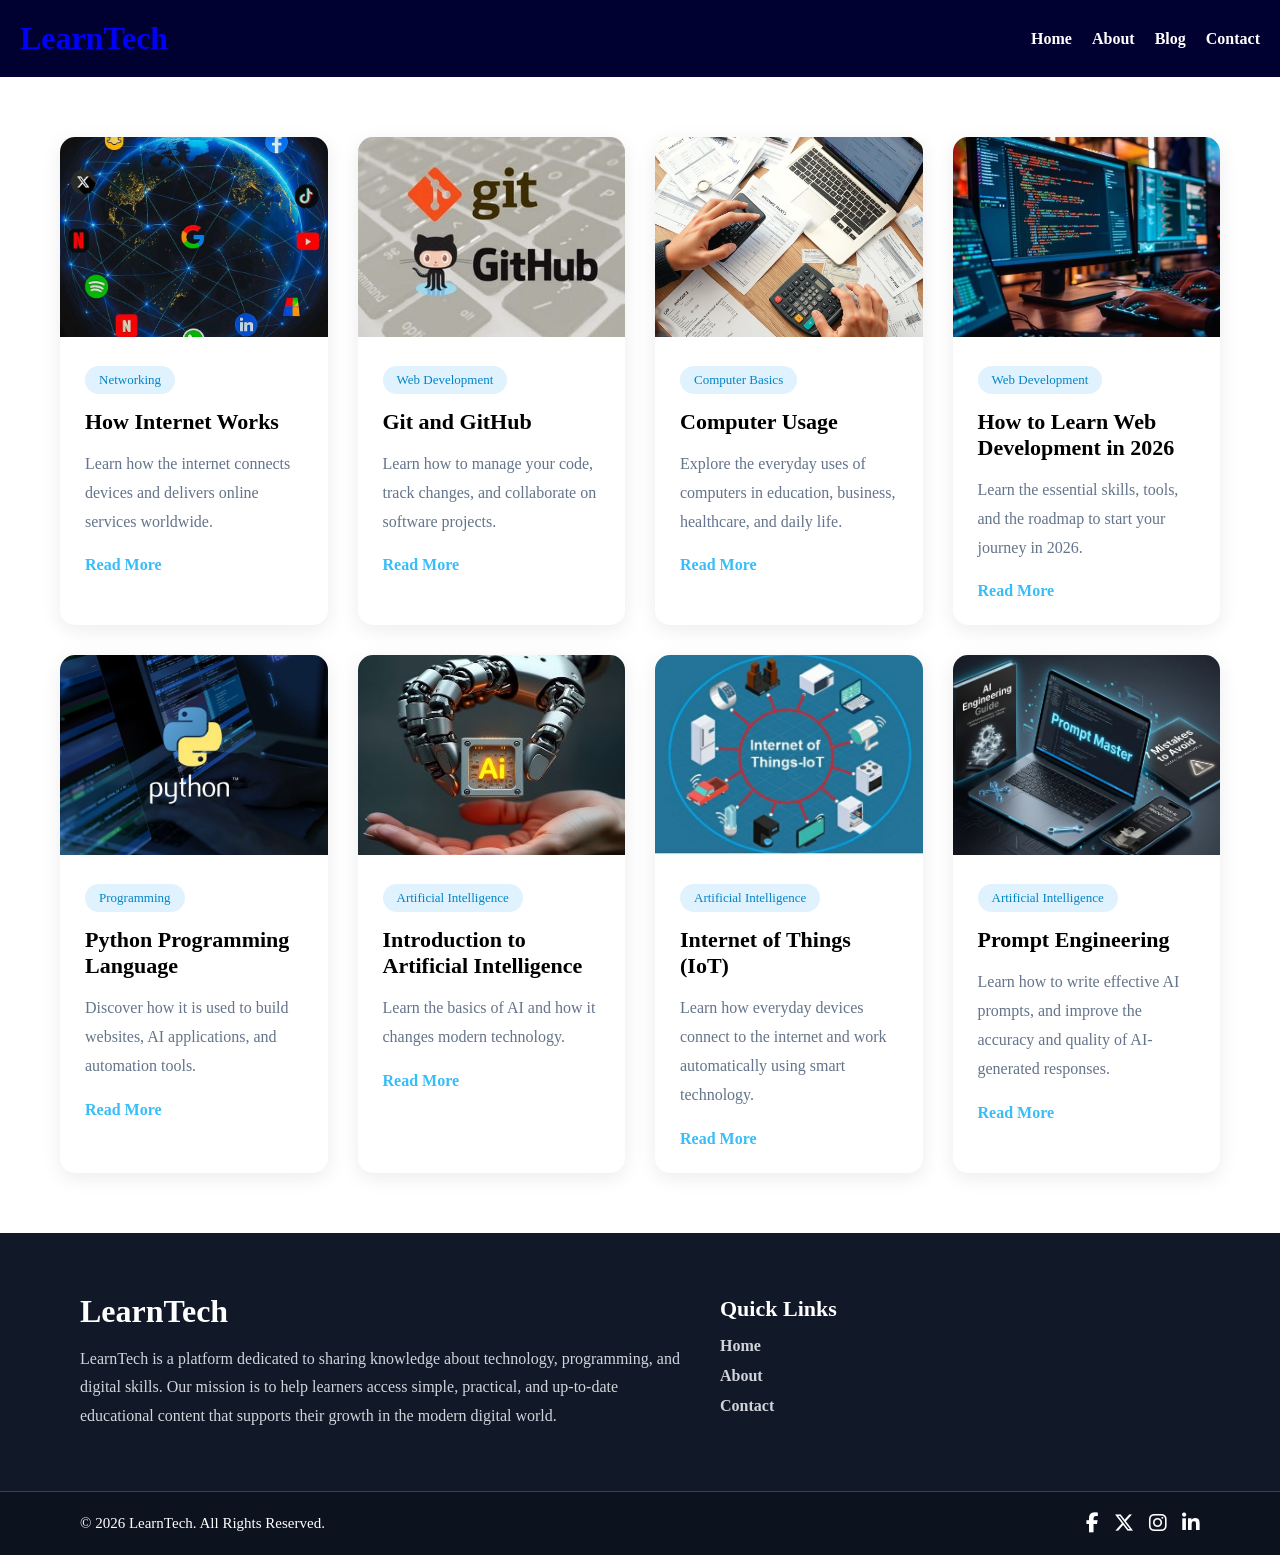
<file: pages/blog.html>
<!DOCTYPE html>
<html lang="en">
<head>
    <meta charset="UTF-8">
    <meta name="viewport" content="width=device-width, initial-scale=1.0">
    <title>Blog</title>
    <link rel="stylesheet" href="../CSS/blog.css">
    <link rel="stylesheet" href="https://cdnjs.cloudflare.com/ajax/libs/font-awesome/6.7.2/css/all.min.css">
</head>
<body>

    <header class="header">
        <nav class="nav-bar">
            <div class="logo">
                <h2>LearnTech</h2>
            </div>
            <div class="nav-links">
                <ul>
                    <li><a href="../index.html">Home</a></li>
                    <li><a href="./about.html">About</a></li>
                    <li><a href="./blog.html">Blog</a></li>
                    <li><a href="./contact.html">Contact</a></li>
                </ul>
            </div>
        </nav>
    </header>

    <section class="blog-container">

        <!-- CARD 1 -->
        <div class="blog-card">
            <img src="../images/internet.jpg" alt="AI">
            <div class="blog-content">
                <span>Networking</span>
                <h3>How Internet Works</h3>
                <p>Learn how the internet connects devices and delivers online services worldwide.</p>
                <a href="../Articles/how-internet-works.html">Read More</a>
            </div>
        </div>

        <!-- CARD 2 -->
        <div class="blog-card">
            <img src="../images/git-github.jpg" alt="Git-and-GitHub">
            <div class="blog-content">
                <span>Web Development</span>
                <h3>Git and GitHub</h3>
                <p>Learn how to manage your code, track changes, and collaborate on software projects.</p>
                <a href="../Articles/Git-and-GitHub.html">Read More</a>
            </div>
        </div>

        <!-- CARD 3 -->
        <div class="blog-card">
            <img src="../images/com usage.jpg" alt="computer usage">
            <div class="blog-content">
                <span>Computer Basics</span>
                <h3>Computer Usage</h3>
                <p>Explore the everyday uses of computers in education, business, healthcare, and daily life.</p>
                <a href="../Articles/computer-usage.html">Read More</a>
            </div>
        </div>

        <!-- CARD 4 -->
        <div class="blog-card">
            <img src="../images/programming.jpg" alt="web development">
            <div class="blog-content">
                <span>Web Development</span>
                <h3>How to Learn Web Development in 2026</h3>
                <p>Learn the essential skills, tools, and the roadmap to start your  journey in 2026.</p>
                <a href="#">Read More</a>
            </div>
        </div>

        <!-- CARD 5 -->
        <div class="blog-card">
            <img src="../images/python programing language.jpg" alt="Python">
            <div class="blog-content">
                <span>Programming</span>
                <h3>Python Programming Language</h3>
                <p>Discover how it is used to build websites, AI applications, and automation tools.</p>
                <a href="../Articles/python-programming-language.html">Read More</a>
            </div>
        </div>

        <!-- CARD 6 -->
        <div class="blog-card">
            <img src="../images/Ai.jpg" alt="AI">
            <div class="blog-content">
                <span>Artificial Intelligence</span>
                <h3>Introduction to Artificial Intelligence</h3>
                <p>Learn the basics of AI and how it changes modern technology.</p>
                <a href="../Articles/into-to-artificial-intelligence.html">Read More</a>
            </div>
        </div>

        <!-- CARD 7 -->
        <div class="blog-card">
            <img src="../images/loT.jpg" alt="AI">
            <div class="blog-content">
                <span>Artificial Intelligence</span>
                <h3>Internet of Things (IoT)</h3>
                <p>Learn how everyday devices connect to the internet and work automatically using smart technology.</p>
                <a href="../Articles/IoT.html">Read More</a>
            </div>
        </div>

        <!-- CARD 8 -->
        <div class="blog-card">
            <img src="../images/prompt engneering.jpg" alt="AI">
            <div class="blog-content">
                <span>Artificial Intelligence</span>
                <h3>Prompt Engineering</h3>
                <p>Learn how to write effective AI prompts, and improve the accuracy and quality of AI-generated responses.</p>
                <a href="../Articles/Prompt-Engineering.html">Read More</a>
            </div>
        </div>
        
    </section>
    

    <section class="footer">
        <div class="description">
            <h2>LearnTech</h2>
            <p>
                LearnTech is a platform dedicated to sharing knowledge about
                technology, programming, and digital skills. Our mission is to
                help learners access simple, practical, and up-to-date educational
                content that supports their growth in the modern digital world.
            </p>
        </div>

        <div class="quick-links">
            <h3>Quick Links</h3>
            <ul>
                <li><a href="../index.html">Home</a></li>
                <li><a href="about.html">About</a></li>
                <li><a href="contact.html">Contact</a></li>
            </ul>
        </div>
    </section>

    <div class="footer-bottom">
        <p>© 2026 LearnTech. All Rights Reserved.</p>

        <div class="social-icons">
            <a href="https://www.facebook.com/share/1Cf3Up475o/"><i class="fa-brands fa-facebook-f"></i></a>
            <a href="https://x.com/AxmedXasan73296"><i class="fa-brands fa-x-twitter"></i></a>
            <a href="https://www.instagram.com/ahmedhassan.ali.33886?igsh=MXI5eDBrMzh6ZTVkNg=="><i class="fa-brands fa-instagram"></i></a>
            <a href="https://www.linkedin.com/in/axmed-xasan-296719392?utm_source=share_via&utm_content=profile&utm_medium=member_android"><i class="fa-brands fa-linkedin-in"></i></a>
        </div>
    </div>

</body>
</html>
</body>
</html>
</file>
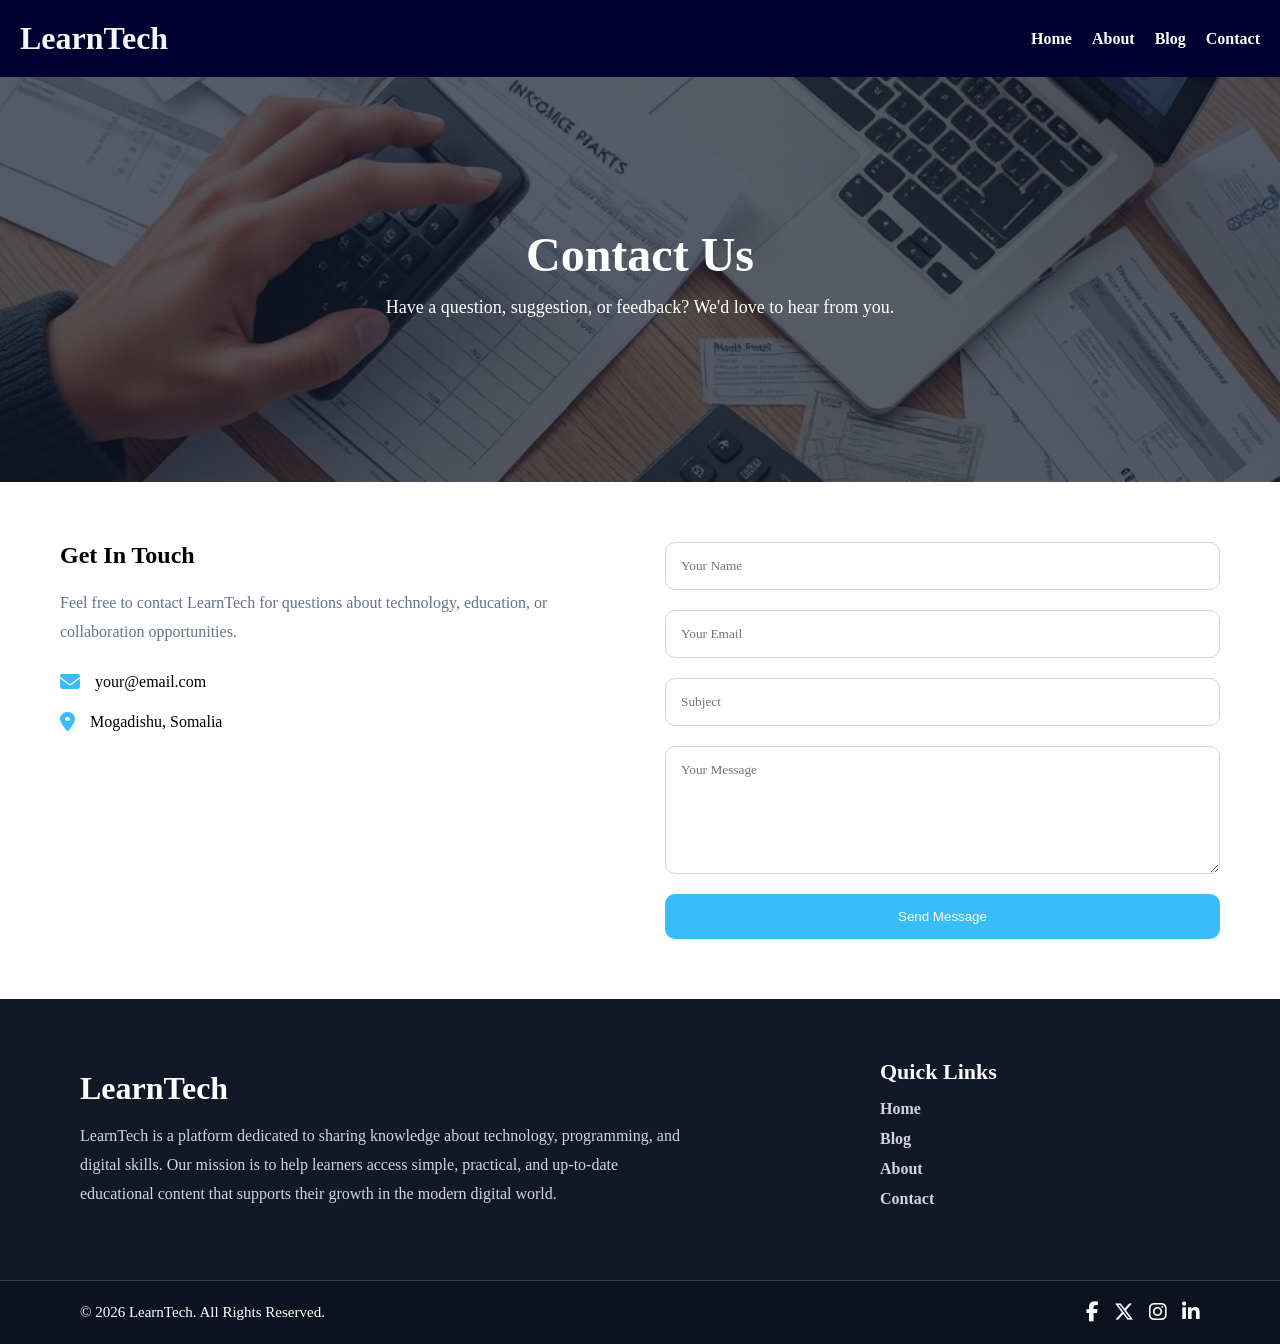
<file: pages/contact.html>
<!DOCTYPE html>
<html lang="en">
<head>
    <meta charset="UTF-8">
    <meta name="viewport" content="width=device-width, initial-scale=1.0">
    <title>Contact</title>
    <link rel="stylesheet" href="../CSS/contact.css">
    <link rel="stylesheet" href="https://cdnjs.cloudflare.com/ajax/libs/font-awesome/6.7.2/css/all.min.css">
</head>
<body>

    <header class="header">
        <nav class="nav-bar">
            <div class="logo">
                <h2>LearnTech</h2>
            </div>
            <div class="nav-links">
                <ul>
                    <li><a href="../index.html">Home</a></li>
                    <li><a href="./about.html">About</a></li>
                    <li><a href="./blog.html">Blog</a></li>
                    <li><a href="./contact.html">Contact</a></li>
                </ul>
            </div>
        </nav>
    </header>

    <section class="contact-hero"> 
        <div class="hero-content"> 
            <h1>Contact Us</h1> 
            <p> Have a question, suggestion, or feedback? We'd love to hear from you. </p> 
        </div> 
    </section>
     
    <section class="contact-container"> 
        <div class="contact-info">
             <h2>Get In Touch</h2>
              <p> Feel free to contact LearnTech for questions about technology, education, or collaboration opportunities. </p>
                <div class="info-item">
                     <i class="fa-solid fa-envelope"></i> 
                     <span>your@email.com</span> 
                    </div> 
                    <div class="info-item"> 
                        <i class="fa-solid fa-location-dot"></i> 
                        <span>Mogadishu, Somalia</span>
                </div> 
        </div> 
        <form class="contact-form"> 
            <input type="text" placeholder="Your Name" required> 
            <input type="email" placeholder="Your Email" required> 
            <input type="text" placeholder="Subject" required> 
            <textarea rows="6" placeholder="Your Message"></textarea> 
            <button type="submit">Send Message</button> 
        </form> 
    </section>


    
 <section class="footer">
    <div class="description">
        <h2>LearnTech</h2>
        <p>
            LearnTech is a platform dedicated to sharing knowledge about
            technology, programming, and digital skills. Our mission is to
            help learners access simple, practical, and up-to-date educational
            content that supports their growth in the modern digital world.
        </p>
    </div>

    <div class="quick-links">
        <h3>Quick Links</h3>
        <ul>
            <li><a href="../index.html">Home</a></li>
            <li><a href="./blog.html">Blog</a></li>
            <li><a href="./about.html">About</a></li>
            <li><a href="./contact.html">Contact</a></li>
        </ul>
    </div>
</section>

<div class="footer-bottom">
    <p>© 2026 LearnTech. All Rights Reserved.</p>
    <div class="social-icons">
        <a href="https://www.facebook.com/share/1Cf3Up475o/"><i class="fa-brands fa-facebook-f"></i></a>
        <a href="https://x.com/AxmedXasan73296"><i class="fa-brands fa-x-twitter"></i></a>
        <a href="https://www.instagram.com/ahmedhassan.ali.33886?igsh=MXI5eDBrMzh6ZTVkNg=="><i class="fa-brands fa-instagram"></i></a>
        <a href="https://www.linkedin.com/in/axmed-xasan-296719392?utm_source=share_via&utm_content=profile&utm_medium=member_android"><i class="fa-brands fa-linkedin-in"></i></a>
    </div>
</div>

</body>
</html>
</file>
<file: style.css>
*{
    margin: 0;
    padding: 0;
    box-sizing: border-box;
}

.header {
    background-color: rgb(1, 1, 49);
    padding: 20px;
    position: sticky;
    top: 0;
    z-index: 1000;
    width: 100%;
}

.nav-bar {
    display: flex;
    justify-content: space-between;
    align-items: center;
}

.logo h2 {
    color: blue;
    font-size: 32px;
}

.nav-links ul {
    display: flex;
    gap: 20px;
}

.nav-links ul li {
    list-style: none;
}

.nav-links ul li a {
    text-decoration: none;
    color: white;
    font-weight: 600;
}

.nav-links ul li a:hover {
    color: blue;
    cursor: pointer;
}

.hero{
    height: 90vh;
    background:
        linear-gradient(rgba(15,23,42,0.7), rgba(15,23,42,0.7)),
        url("../images/com\ usage.jpg");
    background-size:cover;
    background-position:center;
    display: flex;
    justify-content: center;
    align-items: center;
    text-align: center;
}

.hero-content {
    max-width: 800px;
}

.hero-content h2 {
    color: white;
    font-size: 60px;
    margin-bottom: 20px;
    line-height: 1.2;

}

.hero-content p {
    color: white;
    font-size: 20px;
    line-height: 1.8;
}

.featured {
    padding: 100px 80px;
}

.section-title {
    text-align: center;
    margin-bottom: 60px;
}

.section-title h2 {
    font-size: 42px;
    color: rgb(1, 1, 65);
}

.card-container {
    display: grid;
    grid-template-columns: repeat(auto-fit, minmax(320px, 1fr));
    gap: 30px;
}

.card {
    background-color: white;
    border-radius: 15px;
    box-shadow: 0 5px 20px rgba(0, 0, 0, 0.08);
}

.card img {
    width: 100%;
    height: 250px;
    object-fit: cover;
    border-radius: 15px 15px 0 0;
}

.card-content {
    padding: 25px;
}

.card-content h3 {
    font-size: 24px;
    margin-bottom: 15px;
    color: rgb(3, 3, 104);
}

.card-content p {
    font-size: 17px;
    line-height: 1.7;
    color: rgb(85, 85, 85);
}

.card-content a  {
    color: blue;
    text-decoration: none;
    font-weight: 600;
}

.footer{
    background:rgb(17, 24, 39);
    color:rgb(255, 255, 255);
    display: flex;
    justify-content: space-between;
    align-items: center;
    gap: 200px;
    padding:60px 80px;
}

.description{
    flex: 2;
    max-width: 600px;
}

.description h2{
    font-size: 32px;
    margin-bottom: 15px;
}

.description p{
    font-size: 16px;
    line-height: 1.8;
    color:rgb(209, 213, 219);
}

.quick-links{
    flex: 1;
}

.quick-links h3{
    font-size: 22px;
    margin-bottom: 15px;
}

.quick-links ul{
    list-style:none;
    padding:0;
}

.quick-links li{
    margin-bottom: 12px;
}

.quick-links a{
    text-decoration:none;
    color:rgb(209, 213, 219);
    font-weight: 600;
}

.quick-links a:hover{
    color:rgb(59, 130, 246);
}

.footer-bottom{
    background: rgb(12, 18, 30);
    color: rgb(255, 255, 255);
    display: flex;
    justify-content: space-between;
    align-items: center;
    padding: 20px 80px;
    border-top: 1px solid rgb(55, 65, 81);
}

.footer-bottom p{
    margin: 0;
    font-size: 15px;
}

.social-icons{
    display: flex;
    gap: 15px;
}

.social-icons a{
    color: rgb(255, 255, 255);
    font-size: 20px;
}

.social-icons a:hover{
    color: rgb(59, 130, 246);
}






/* Tablets */
@media (max-width: 992px) {

    .featured {
        padding: 80px 40px;
    }

    .footer {
        gap: 50px;
        padding: 50px 40px;
    }

    .footer-bottom {
        padding: 20px 40px;
    }

    .hero-content h2 {
        font-size: 48px;
    }

    .hero-content p {
        font-size: 18px;
    }

}



/* Mobile */
@media (max-width: 768px) {

    .header {
        padding: 15px 20px;
    }

    .nav-bar {
        flex-direction: column;
        gap: 20px;
    }

    .nav-links ul {
        flex-direction: column;
        align-items: center;
        gap: 15px;
    }

    .hero {
        padding: 0 20px;
        height: 80vh;
    }

    .hero-content h2 {
        font-size: 36px;
    }

    .hero-content p {
        font-size: 17px;
    }

    .featured {
        padding: 60px 20px;
    }

    .section-title h2 {
        font-size: 32px;
    }

    .card-container {
        grid-template-columns: 1fr;
    }

    .footer {
        flex-direction: column;
        align-items: flex-start;
        gap: 30px;
        padding: 40px 20px;
    }

    .description,
    .quick-links {
        width: 100%;
        max-width: 100%;
    }

    .footer-bottom {
        flex-direction: column;
        gap: 20px;
        text-align: center;
        padding: 20px;
    }

}



/* Small Phones */
@media (max-width: 480px) {

    .logo h2 {
        font-size: 28px;
    }

    .hero-content h2 {
        font-size: 30px;
    }

    .hero-content p {
        font-size: 16px;
    }

    .section-title h2 {
        font-size: 28px;
    }

    .card-content h3 {
        font-size: 22px;
    }

    .card img {
        height: 200px;
    }

}



.nav-bar,
.featured,
.footer,
.footer-bottom {
    width: 100%;
    max-width: 100%;
    margin: auto;
}


.hero {
    min-height: 100vh;
}
</file>
<file: Articles/articles.css>
*{
    margin:0;
    padding:0;
    box-sizing:border-box;
}

body{
       background:#f8fafc;
    color:#1e293b;
    line-height:1.8;
}

/* ==========================
   HEADER
========================== */

.header {
    background-color: rgb(1, 1, 49);
    padding: 20px;
    position: sticky;
    top: 0;
    z-index: 1000;
    width: 100%;
}

.nav-bar {
    display: flex;
    justify-content: space-between;
    align-items: center;
}

.logo h2 {
    color: blue;
    font-size: 32px;
}

.nav-links ul {
    display: flex;
    gap: 20px;
}

.nav-links ul li {
    list-style: none;
}

.nav-links ul li a {
    text-decoration: none;
    color: white;
    font-weight: 600;
}

.nav-links ul li a:hover {
    color: blue;
    cursor: pointer;
}

/* ==========================
   HERO
========================== */

.hero{
    background:#0f172a;
    color:white;
    text-align:center;
    padding:100px 20px;
}

.hero-content{
    max-width: 850px;
    margin: auto;
}

.category{
    display:inline-block;
    background:#38bdf8;
    color:white;
    padding:8px 18px;
    border-radius:30px;
    font-size:14px;
    margin-bottom:20px;
}

.hero h1{
    font-size:3rem;
    margin-bottom:20px;
}

.hero p{
    color:#cbd5e1;
    font-size:1.1rem;
    margin-bottom:25px;
}

.article-meta{
    display:flex;
    justify-content:center;
    gap:30px;
    color:#94a3b8;
    font-size:15px;
}

/* ==========================
   ARTICLE
========================== */

.article{
    max-width:900px;
    margin: 70px auto;
    padding:0 20px;
}

.article img{
    width: 100%;
    height: auto;
    border-radius: 15px;
    margin-bottom: 40px;
}

.article section{
    margin-bottom: 50px;
}

.article h2{
    font-size:2rem;
    color:#0f172a;
    margin-bottom:20px;
    border-left:5px solid #38bdf8;
    padding-left:15px;
}

.article p{
    margin-bottom:20px;
    color:#475569;
}

.article ul{
    margin-left:25px;
}

.article li{
    margin-bottom:12px;
    color:#475569;
}

/* ==========================
   FOOTER
========================== */

.footer{
    background:rgb(17, 24, 39);
    color:rgb(255, 255, 255);
    display: flex;
    justify-content:space-between;
    align-items: center;
    gap: 200px;
    padding:60px 80px;
}

.description{
    flex:2;
    max-width:600px;
}

.description h2{
    font-size: 32px;
    margin-bottom: 15px;
}

.description p{
    font-size:16px;
    line-height:1.8;
    color:rgb(209, 213, 219);
}

.quick-links{
    flex: 1;
}

.quick-links h3{
    font-size: 22px;
    margin-bottom:15px;
}

.quick-links ul{
    list-style:none;
    padding:0;
}

.quick-links li{
    margin-bottom: 0px;
}

.quick-links a{
    text-decoration:none;
    color:rgb(209, 213, 219);
    font-weight: 600;
}

.quick-links a:hover{
    color:rgb(59, 130, 246);
}

.footer-bottom{
    background: rgb(12, 18, 30);
    color: rgb(255, 255, 255);
    display: flex;
    justify-content: space-between;
    align-items: center;
    padding: 20px 80px;
    border-top: 1px solid rgb(55, 65, 81);
}

.footer-bottom p{
    margin: 0;
    font-size: 15px;
}

.social-icons{
    display: flex;
    gap: 15px;
}

.social-icons a{
    color: rgb(255, 255, 255);
    font-size: 20px;
}

.social-icons a:hover{
    color: rgb(59, 130, 246);
}


/* ==========================
   RESPONSIVE
========================== */

@media (max-width: 1024px) {
    .hero h1 {
        font-size: 2.4rem;
    }

    .footer {
        gap: 80px;
        padding: 50px 40px;
    }
}

@media (max-width: 768px) {

    /* NAVBAR */
    .nav-bar {
        flex-direction: column;
        gap: 15px;
        text-align: center;
    }

    .nav-links ul {
        flex-direction: column;
        gap: 10px;
    }

    /* HERO */
    .hero {
        padding: 70px 15px;
    }

    .hero h1 {
        font-size: 2rem;
    }

    .article-meta {
        flex-direction: column;
        gap: 10px;
    }

    /* ARTICLE */
    .article img {
        height: auto;
    }

    .article h2 {
        font-size: 1.6rem;
    }

    /* FOOTER */
    .footer {
        flex-direction: column;
        text-align: center;
        gap: 30px;
        padding: 40px 20px;
    }

    .footer-bottom {
        flex-direction: column;
        gap: 10px;
        padding: 20px;
        text-align: center;
    }
}

@media (max-width: 480px) {

    .hero h1 {
        font-size: 1.6rem;
    }

    .hero p {
        font-size: 1rem;
    }

    .article {
        margin: 40px auto;
    }

    .article h2 {
        font-size: 1.4rem;
    }

    .logo h2 {
        font-size: 24px;
    }
}
</file>
<file: CSS/about.css>
.about-hero{
        height: 50vh;

        background:
        linear-gradient(rgba(15,23,42,0.7), rgba(15,23,42,0.7)),
        url("../images/computer\ usage.jpg");

        background-size:cover;
        background-position:center;

        display:flex;
        justify-content:center;
        align-items:center;
        text-align:center;

        padding:20px;
}

    .about-section{
    padding:100px 80px;

    display:grid;
    grid-template-columns:1fr 1fr;
    gap:50px;
    align-items:center;
    }

    .about-text h2{
    font-size:42px;
    margin-bottom:25px;
    }

    .about-text p{
    color: #475569;
    line-height: 1.9;
    margin-bottom: 20px;
    font-size: 17px;
    }

    .about-image img{
    width: 100%;
    border-radius: 20px;
    }

    .mission-section {
        padding: 0 80px 100px;
        display: grid;
        grid-template-columns: repeat(auto-fit, minmax(280px , 1fr));
        gap: 30px;
    }

    .mission-card{
    background-color:#FFFFFF;
    padding: 35px;
    border-radius:15px;
    box-shadow:0 5px 20px rgba(0,0,0,0.08);
    }

    .mission-card h3{
    margin-bottom: 20px;
    font-size: 26px;
    }

    .mission-card p{
    color:rgb(71, 85, 105);
    line-height: 1.8;
    }




/* Tablet */
@media (max-width: 992px) {

    .about-section {
        padding: 80px 40px;
        gap: 40px;
    }

    .mission-section {
        padding: 0 40px 80px;
    }

    .about-text h2 {
        font-size: 36px;
    }

}

/* Mobile */
@media (max-width: 768px) {

    .about-hero {
        height: 60vh;
        padding: 20px;
    }

    .about-section {
        grid-template-columns: 1fr;
        padding: 60px 20px;
        gap: 30px;
    }

    .about-text {
        text-align: center;
    }

    .about-text h2 {
        font-size: 32px;
    }

    .about-text p {
        font-size: 16px;
    }

    .about-image img {
        width: 100%;
    }

    .mission-section {
        padding: 0 20px 60px;
        grid-template-columns: 1fr;
    }

    .mission-card {
        padding: 30px;
    }

}

/* Small Phones */
@media (max-width: 480px) {

    .about-hero {
        height: 50vh;
    }

    .about-text h2 {
        font-size: 28px;
    }

    .mission-card h3 {
        font-size: 22px;
    }

    .mission-card p {
        font-size: 15px;
    }

}

.about-hero{
    min-height:50vh;
}


.about-section,
.mission-section{
    max-width:1200px;
    margin:auto;
}
</file>
<file: CSS/blog.css>
*{
    margin: 0;
    padding: 0;
    box-sizing: border-box;
}

.header {
    background-color: rgb(1, 1, 49);
    padding: 20px;
    position: sticky;
    top: 0;
    z-index: 1000;
    width: 100%;
}

.nav-bar {
    display: flex;
    justify-content: space-between;
    align-items: center;
}

.logo h2 {
    color: blue;
    font-size: 32px;
}

.nav-links ul {
    display: flex;
    gap: 20px;
}

.nav-links ul li {
    list-style: none;
}

.nav-links ul li a {
    text-decoration: none;
    color: white;
    font-weight: 600;
}

.nav-links ul li a:hover {
    color: blue;
    cursor: pointer;
}


.blog-container{
    max-width:1200px;
    margin:60px auto; 
    padding:0 20px; 
    display:grid; 
    grid-template-columns:repeat(auto-fit,minmax(230px,1fr));
     gap:30px; 
} 

.blog-card{ 
    background:white; 
    border-radius:15px; 
    overflow:hidden; 
    box-shadow:0 5px 20px rgba(0,0,0,.08); 
    transition:.3s; 
} 

/* .blog-card:hover{ 
    transform:translateY(-8px); 
}  */

.blog-card img{ 
    width:100%; 
    height:200px; 
    object-fit:cover; 
} 

.blog-content{ 
    padding:25px; 
} 

.blog-content span{ 
    display:inline-block; 
    background:rgb(224, 242, 254); 
    color:rgb(2, 132, 199); 
    padding: 6px 14px; 
    border-radius: 20px; 
    font-size: 13px; 
    margin-bottom: 15px; 
} 

.blog-content h3{ 
    font-size: 22px; 
    margin-bottom: 15px; 
} 

.blog-content p{ 
    color:rgb(100, 116, 139);
    line-height: 1.8;
    margin-bottom: 20px; 
} 

.blog-content a{
    text-decoration: none;
    color:rgb(56, 189, 248); 
    font-weight:600; 
} 

.blog-content a:hover{
    color: rgb(2, 132, 199); 
}

.footer{
    background:rgb(17, 24, 39);
    color:rgb(255, 255, 255);
    display: flex;
    justify-content:space-between;
    align-items: center;
    gap: 40px;
    padding:60px 80px;
}

.description{
    flex: 2;
    max-width: 600px;
}

.description h2{
    font-size: 32px;
    margin-bottom: 15px;
}

.description p{
    font-size:16px;
    line-height:1.8;
    color: rgb(209, 213, 219);
}

.quick-links{
    flex: 1;
}

.quick-links h3{
    font-size:22px;
    margin-bottom:15px;
}

.quick-links ul{
    list-style:none;
    padding: 0;
}

.quick-links li{
    margin-bottom:12px;
}

.quick-links a{
    text-decoration:none;
    color:rgb(209, 213, 219);
    font-weight: 600;
}

.quick-links a:hover{
    color:rgb(59, 130, 246);
}

.footer-bottom{
    background: rgb(12, 18, 30);
    color: rgb(255, 255, 255);
    display: flex;
    justify-content: space-between;
    align-items: center;
    padding: 20px 80px;
    border-top: 1px solid rgb(55, 65, 81);
}

.footer-bottom p{
    margin: 0;
    font-size: 15px;
}

.social-icons{
    display: flex;
    gap: 15px;
}

.social-icons a{
    color: rgb(255, 255, 255);
    font-size: 20px;
}

.social-icons a:hover{
    color: rgb(59, 130, 246);
}



@media (max-width: 992px) {

    .blog-container {
        margin: 40px auto;
        padding: 0 20px;
    }

    .footer {
        gap: 60px;
        padding: 50px 40px;
    }

    .footer-bottom {
        padding: 20px 40px;
    }
}



@media (max-width: 768px) {

    .nav-bar {
        flex-direction: column;
        gap: 15px;
        text-align: center;
    }

    .nav-links ul {
        flex-direction: column;
        gap: 12px;
    }

    .blog-container {
        grid-template-columns: 1fr;
        padding: 0 15px;
    }

    .blog-card img {
        height: 180px;
    }

    .footer {
        flex-direction: column;
        align-items: flex-start;
        gap: 30px;
        padding: 40px 20px;
    }

    .footer-bottom {
        flex-direction: column;
        gap: 15px;
        text-align: center;
        padding: 20px;
    }

    .social-icons {
        justify-content: center;
    }
}

@media (max-width: 480px) {

    .logo h2 {
        font-size: 26px;
    }

    .blog-content h3 {
        font-size: 20px;
    }

    .blog-content p {
        font-size: 15px;
    }

    .blog-card img {
        height: 160px;
    }
}
</file>
<file: CSS/contact.css>
*{
    margin: 0;
    padding: 0;
    box-sizing: border-box;
}

.header {
    background-color: rgb(1, 1, 49);
    padding: 20px;
    position: sticky;
    top: 0;
    z-index: 1000;
    width: 100%;
}

.nav-bar {
    display: flex;
    justify-content: space-between;
    align-items: center;
}

.logo h2 {
    color: rgb(245, 245, 248);
    font-size: 32px;
}

.nav-links ul {
    display: flex;
    gap: 20px;
}

.nav-links ul li {
    list-style: none;
}

.nav-links ul li a {
    text-decoration: none;
    color: white;
    font-weight: 600;
}

.nav-links ul li a:hover {
    color: blue;
    cursor: pointer;
}

.contact-hero{
    height: 45vh;
    background:
        linear-gradient(rgba(15,23,42,0.7), rgba(15,23,42,0.7)),
        url("../images/com\ usage.jpg");
    background-size:cover;
    background-position:center;
    display: flex;
    justify-content: center;
    align-items: center;
    text-align: center;
} 

.contact-hero h1{
    font-size: 48px; 
    margin-bottom: 15px;
    color: white; 
} 

.contact-hero p{
    font-size: 18px; 
    margin-bottom:15px;
    color: white; 
} 

.contact-container{ 
    max-width: 1200px; 
    margin: 60px auto; 
    padding:0 20px; 
    display: grid; grid-template-columns:1fr 1fr; 
    gap:50px; 
}

.contact-info h2{
    margin-bottom: 20px; 
}

.contact-info p{
    color: rgb(100, 116, 139);
    line-height: 1.8;
    margin-bottom: 25px;
} 

.info-item{
    display: flex;
    align-items: center;
    gap: 15px;
    margin-bottom: 20px;
}

.info-item i{
    color:rgb(56, 189, 248);
    font-size:20px;
}

.contact-form{
    display: flex;
    flex-direction: column; 
    gap:20px;
} 

.contact-form input, .contact-form textarea{
    padding:15px;
    border:1px solid #cbd5e1;
    border-radius:10px;
    font-family:inherit; 
}
 
.contact-form button{
    padding:15px;
    border: none;
    background:rgb(56, 189, 248);
    color:white;
    border-radius:10px;
    cursor: pointer; 
}

.footer{
    background:rgb(17, 24, 39);
    color:rgb(255, 255, 255);
    display: flex;
    justify-content:space-between;
    align-items: center;
    gap: 200px;
    padding:60px 80px;
}

.description{
    flex:2;
    max-width:600px;
}

.description h2{
    font-size: 32px;
    margin-bottom: 15px;
}

.description p{
    font-size:16px;
    line-height:1.8;
    color:rgb(209, 213, 219);
}

.quick-links{
    flex: 1;
}

.quick-links h3{
    font-size:22px;
    margin-bottom:15px;
}

.quick-links ul{
    list-style:none;
    padding: 0;
}

.quick-links li{
    margin-bottom: 12px;
}

.quick-links a{
    text-decoration: none;
    color:rgb(209, 213, 219);
    font-weight: 600;
}

.quick-links a:hover{
    color:rgb(59, 130, 246);
}

.footer-bottom{
    background: rgb(12, 18, 30);
    color: rgb(255, 255, 255);
    display: flex;
    justify-content: space-between;
    align-items: center;
    padding: 20px 80px;
    border-top: 1px solid rgb(55, 65, 81);
}

.footer-bottom p{
    margin: 0;
    font-size: 15px;
}

.social-icons{
    display: flex;
    gap: 15px;
}

.social-icons a{
    color: rgb(255, 255, 255);
    font-size: 20px;
}

.social-icons a:hover{
    color: rgb(59, 130, 246);
}


/* ==========================
   RESPONSIVE CONTACT PAGE
========================== */

@media (max-width: 1024px) {
    .contact-container {
        gap: 30px;
    }

    .footer {
        gap: 80px;
        padding: 50px 40px;
    }
}

@media (max-width: 768px) {

    /* NAVBAR */
    .nav-bar {
        flex-direction: column;
        gap: 15px;
        text-align: center;
    }

    .nav-links ul {
        flex-direction: column;
        gap: 10px;
    }

    /* HERO */
    .contact-hero {
        height: 35vh;
        padding: 20px;
    }

    .contact-hero h1 {
        font-size: 34px;
    }

    .contact-hero p {
        font-size: 16px;
    }

    /* CONTACT GRID */
    .contact-container {
        grid-template-columns: 1fr;
        margin: 40px auto;
    }

    /* FORM */
    .contact-form input,
    .contact-form textarea {
        width: 100%;
    }

    /* FOOTER */
    .footer {
        flex-direction: column;
        text-align: center;
        gap: 30px;
        padding: 40px 20px;
    }

    .footer-bottom {
        flex-direction: column;
        gap: 10px;
        padding: 20px;
        text-align: center;
    }
}

@media (max-width: 480px) {

    .contact-hero h1 {
        font-size: 26px;
    }

    .contact-hero p {
        font-size: 14px;
    }

    .logo h2 {
        font-size: 24px;
    }

    .contact-container {
        padding: 0 15px;
    }
}
</file>
